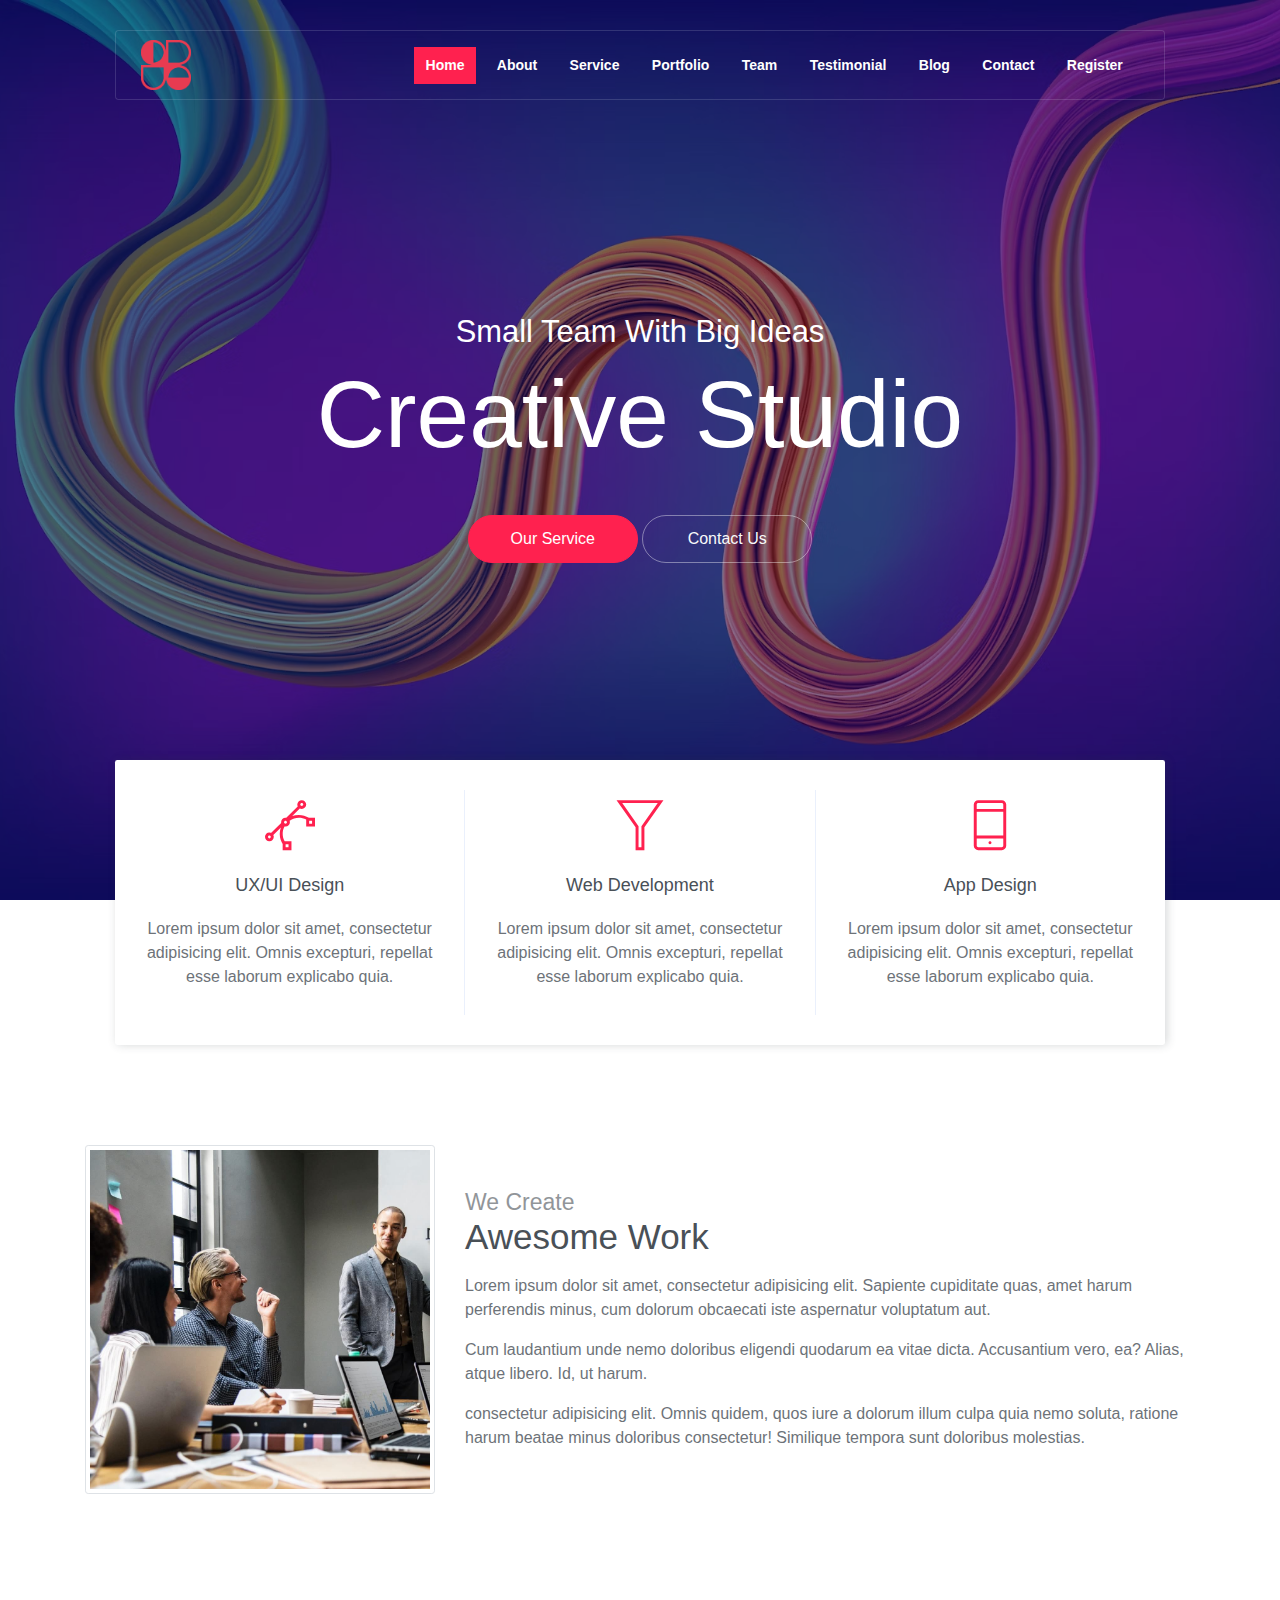
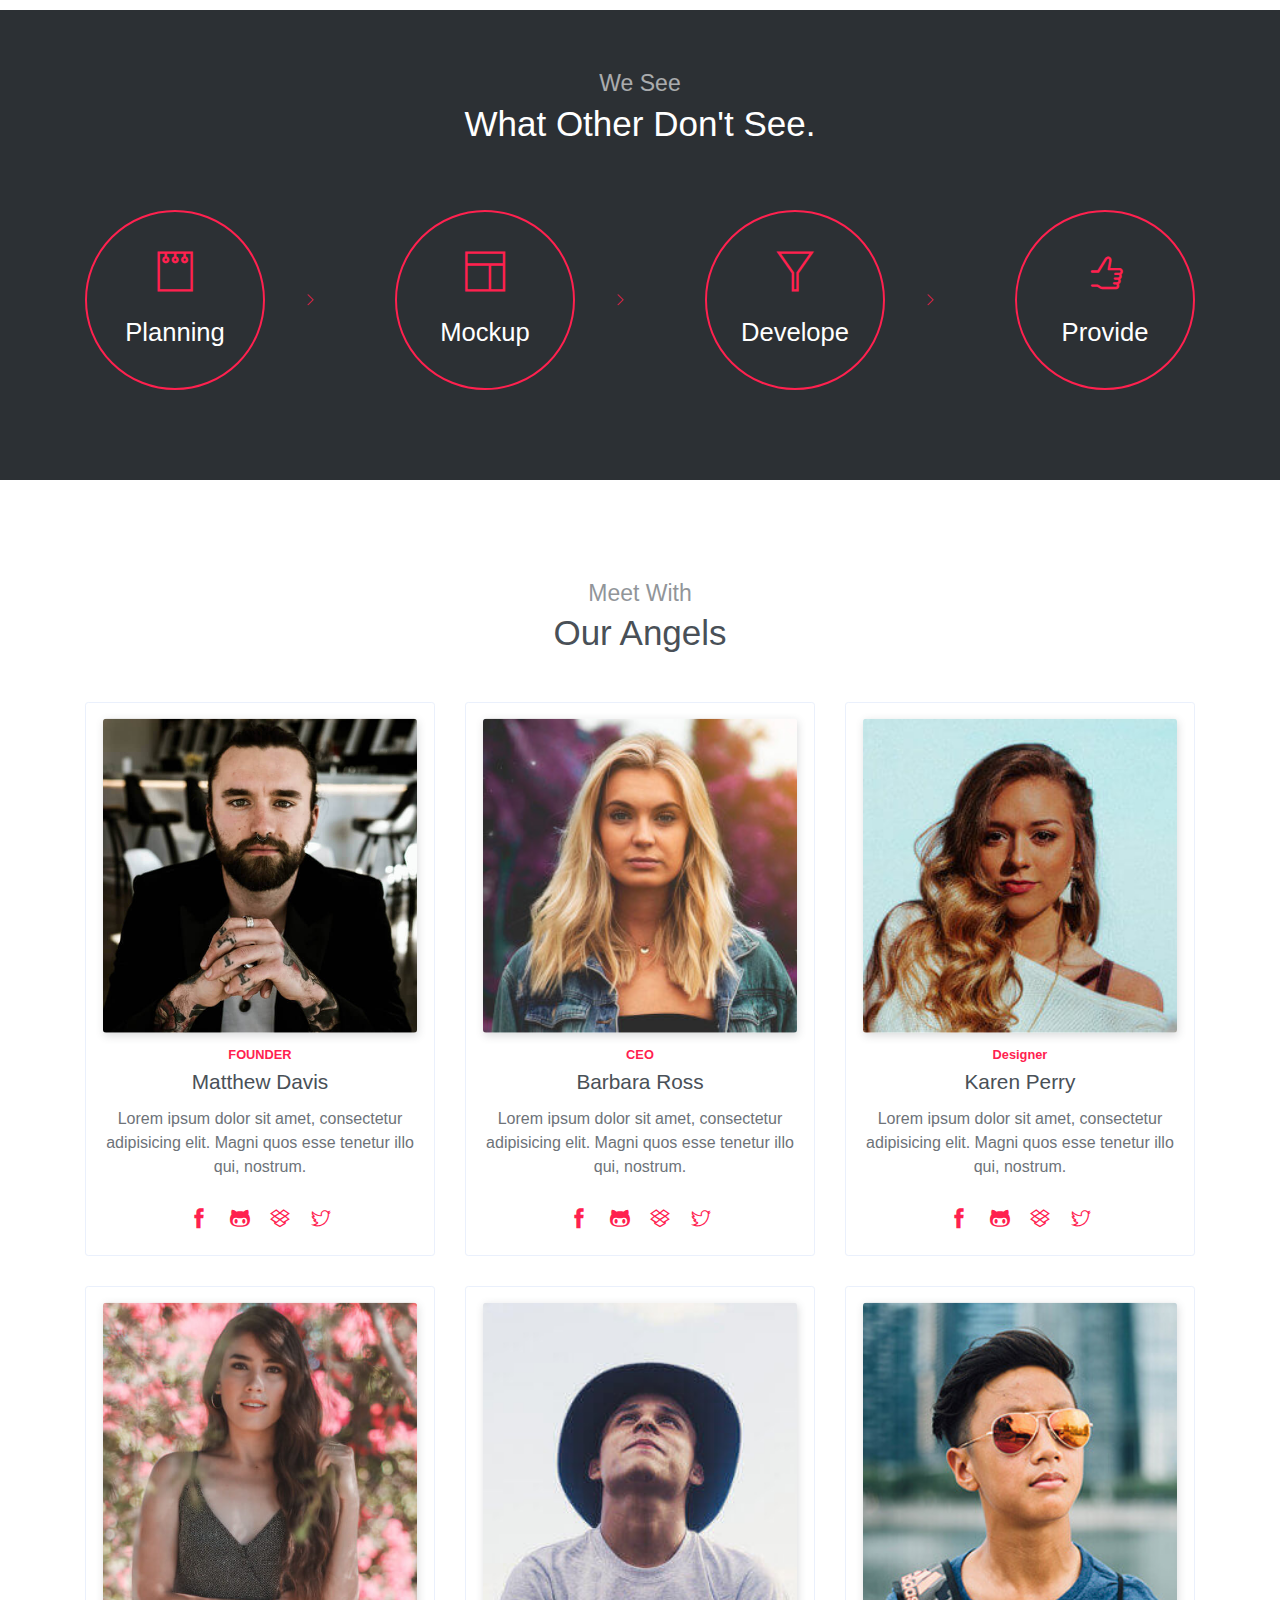
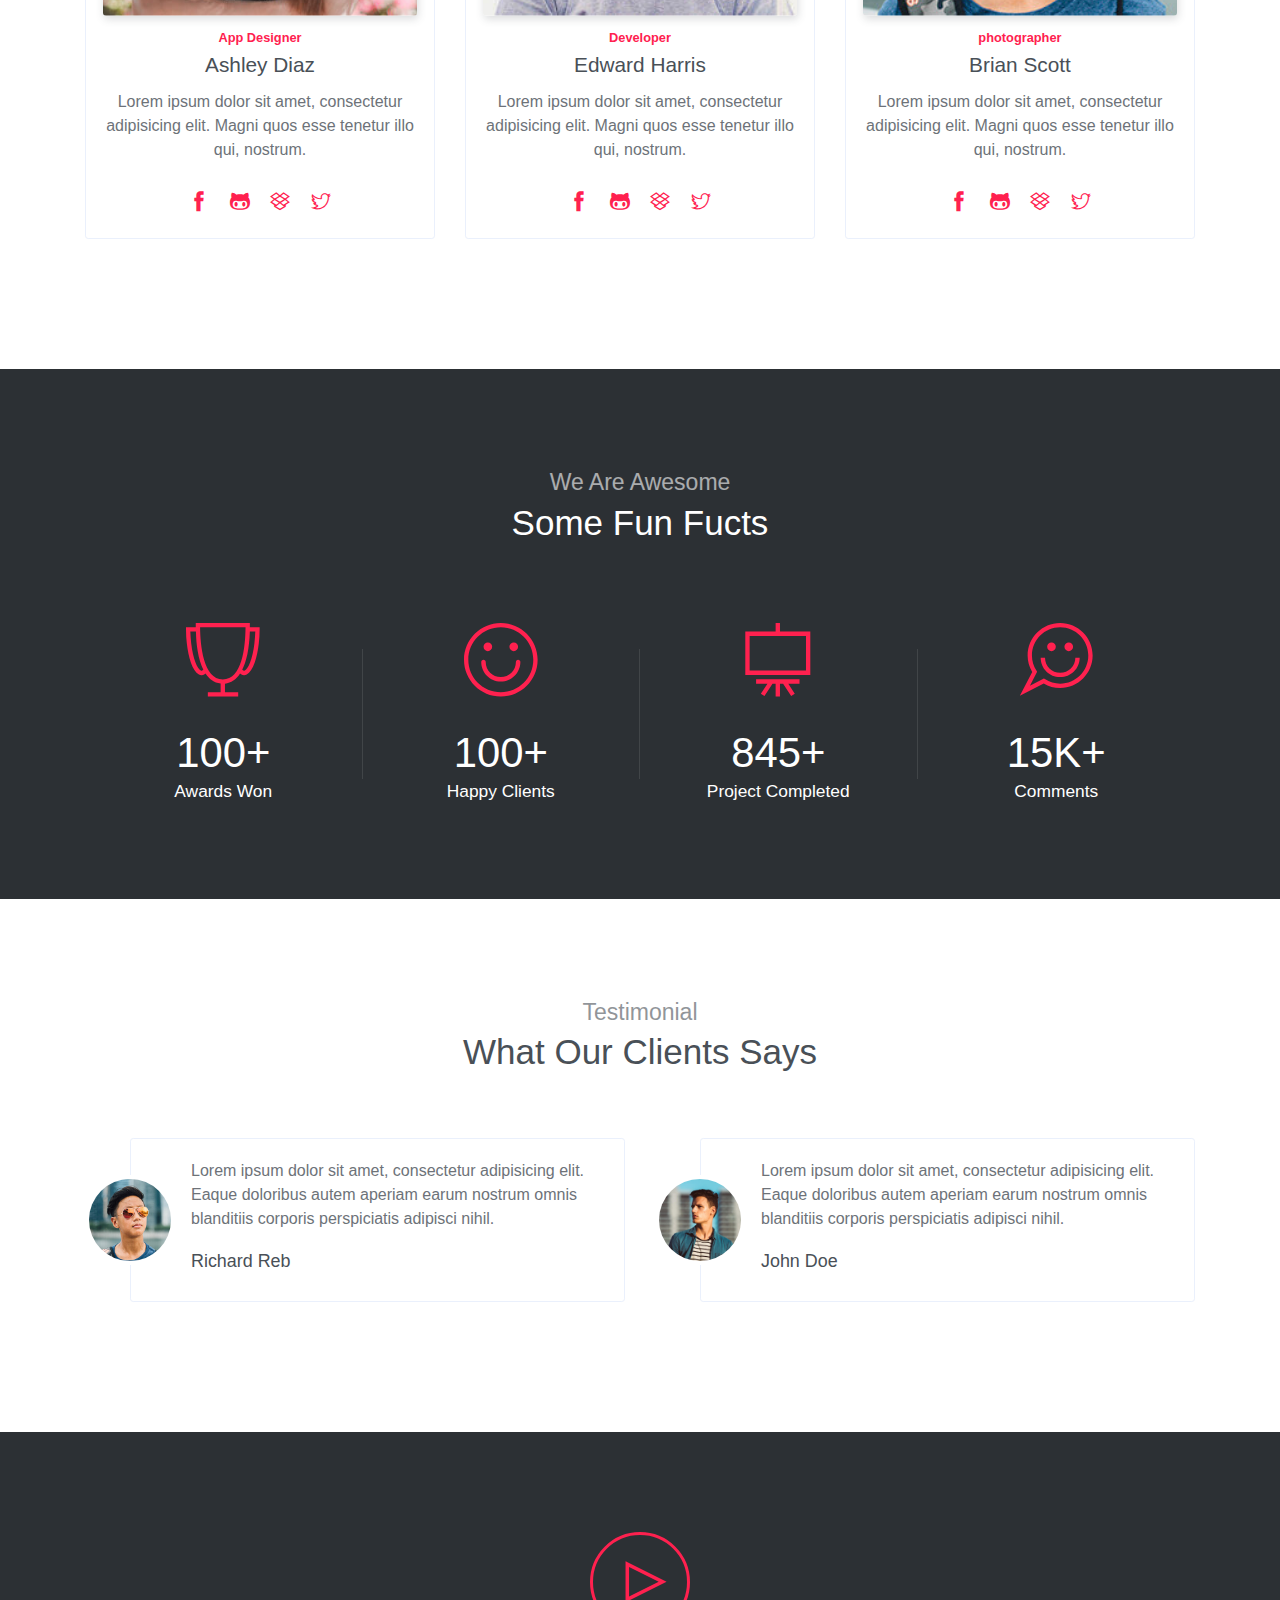
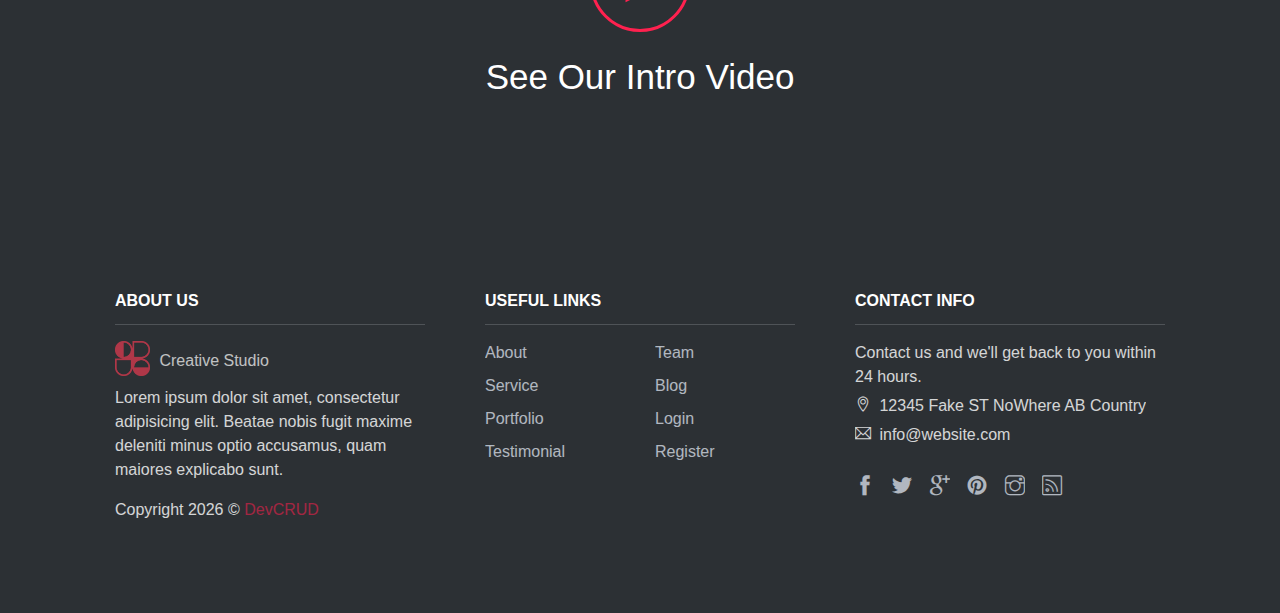
<file: views/index.html>
<!DOCTYPE html>
<html lang="en">
<head>
	<meta charset="utf-8">
    <meta name="viewport" content="width=device-width, initial-scale=1, shrink-to-fit=no">
    <meta name="description" content="Start your development with Creative Studio landing page.">
    <meta name="author" content="Devcrud">
    <title>Creative Studio | Home</title>

    <!-- font icons -->
    <link rel="stylesheet" href="./../assets/vendors/themify-icons/css/themify-icons.css">

    <!-- Bootstrap + Creative Studio main styles -->
	<link rel="stylesheet" href="./../assets/css/creative-studio.css">
	<link rel="stylesheet" href="./../assets/css/style.css">

</head>
<body data-spy="scroll" data-target=".navbar" data-offset="40">
    
    <!-- Page Navigation -->
    <nav class="navbar custom-navbar navbar-expand-lg navbar-dark" data-spy="affix" data-offset-top="20">
        <div class="container">
            <a class="navbar-brand" href="./index.html">
                <img src="./../assets/imgs/logo.png" alt="Download free bootstrap 4 landing page, free boootstrap 4 templates, Download free bootstrap 4.1 landing page, free boootstrap 4.1.1 templates, Creative studio Landing page">
            </a>
            <button class="navbar-toggler" type="button" data-toggle="collapse" data-target="#navbarSupportedContent" aria-controls="navbarSupportedContent" aria-expanded="false" aria-label="Toggle navigation">
                <span></span>
            </button>

            <div class="collapse navbar-collapse" id="navbarSupportedContent">
                <ul class="navbar-nav ml-auto">
                    <li class="nav-item">
                        <a class="nav-link active-link" href="#home">Home</a>
                    </li>
                    <li class="nav-item">
                        <a class="nav-link" href="#about">About</a>
                    </li>
                    <li class="nav-item">
                        <a class="nav-link" href="./service.html">Service</a>
                    </li>
                    <li class="nav-item">
                        <a class="nav-link" href="./portfolio.html">Portfolio</a>
                    </li>
                    <li class="nav-item">
                        <a class="nav-link" href="#team">Team</a>
                    </li>
                    <li class="nav-item">
                        <a class="nav-link" href="#testimonial">Testimonial</a>
                    </li>
                    <li class="nav-item">
                        <a class="nav-link" href="./blog.html">Blog</a>
                    </li>
                    <li class="nav-item">
                        <a class="nav-link" href="./contact.html">Contact</a>
                    </li>
                    <li id="list-item" class="nav-item">
                        <a class="nav-link" href="./register.html">Register</a>
                    </li>
                </ul>
            </div>
        </div>
    </nav>
    <!-- End Of Page Navigation -->

    <!-- Page Header -->
    <header class="header homebackground">
        <div class="overlay">
            <h6 class="subtitle">Small Team With Big Ideas</h6>
            <h1 class="title">Creative Studio</h1>
            <div class="buttons text-center">
                <a href="./service.html" class="btn btn-primary rounded w-lg btn-lg my-1">Our Service</a>
                <a href="./contact.html" class="btn btn-outline-light rounded w-lg btn-lg my-1">Contact Us</a>
            </div>              
        </div>      
    </header>
    <!-- End Of Page Header -->

    <!-- Box -->
    <div class="box text-center">
        <div class="box-item">
            <i class="ti-vector"></i>
            <h6 class="box-title">UX/UI Design</h6>
            <p>Lorem ipsum dolor sit amet, consectetur adipisicing elit. Omnis excepturi, repellat esse laborum explicabo quia.</p>
        </div>
        <div class="box-item">
            <i class="ti-filter"></i>
            <h6 class="box-title">Web Development</h6>
            <p>Lorem ipsum dolor sit amet, consectetur adipisicing elit. Omnis excepturi, repellat esse laborum explicabo quia.</p>
        </div>
        <div class="box-item">
            <i class="ti-mobile"></i>
            <h6 class="box-title">App Design</h6>
            <p>Lorem ipsum dolor sit amet, consectetur adipisicing elit. Omnis excepturi, repellat esse laborum explicabo quia.</p>
        </div>
    </div>
    <!-- End of Box -->

    <!-- About Section -->
    <section id="about">
        <div class="container">
            <div class="row align-items-center">
                <div class="col-md-5 col-lg-4">
                    <img src="./../assets/imgs/about.jpg" alt="Download free bootstrap 4 landing page, free boootstrap 4 templates, Download free bootstrap 4.1 landing page, free boootstrap 4.1.1 templates, Creative studio Landing page" class="w-100 img-thumbnail mb-3">
                </div>
                <div class="col-md-7 col-lg-8">
                    <h6 class="section-subtitle mb-0">We Create</h6>
                    <h6 class="section-title mb-3">Awesome Work</h6>
                    <p>Lorem ipsum dolor sit amet, consectetur adipisicing elit. Sapiente cupiditate quas, amet harum perferendis minus, cum dolorum obcaecati iste aspernatur voluptatum aut.</p>
                    <p>Cum laudantium unde nemo doloribus eligendi quodarum ea vitae dicta. Accusantium vero, ea? Alias, atque libero. Id, ut harum. </p>
                    <p>consectetur adipisicing elit. Omnis quidem, quos iure a dolorum illum culpa quia nemo soluta, ratione harum beatae minus doloribus consectetur! Similique tempora sunt doloribus molestias.</p>
                </div>
            </div>
        </div>
    </section>
    <!-- End of About Section -->

    <!-- About Section with bg -->
    <section class="has-bg-img py-md">
        <div class="container text-center">
            <h6 class="section-subtitle">We See</h6>
            <h6 class="section-title mb-6">What Other Don't See.</h6>
            <div class="widget mb-4">
                <div class="widget-item">
                    <i class="ti-notepad"></i>
                    <h4>Planning</h4>
                </div>
                <div class="widget-item">
                    <i class="ti-layout"></i>
                    <h4>Mockup</h4>
                </div>
                <div class="widget-item">
                    <i class="ti-filter"></i>
                    <h4>Develope</h4>
                </div>
                <div class="widget-item">
                    <i class="ti-thumb-up"></i>
                    <h4>Provide</h4>
                </div>
            </div>
        </div>
    </section>
    <!-- End Of About Sectoin -->

    <!-- Team Section -->
    <section id="team">
        <div class="container">
            <h6 class="section-subtitle text-center">Meet With</h6>
            <h6 class="section-title mb-5 text-center">Our Angels</h6>
            <div class="row">
                <div class="col-sm-6 col-md-4">
                    <div class="card text-center mb-4">
                        <img class="card-img-top inset" src="./../assets/imgs/avatar.jpg">
                        <div class="card-body">
                            <h6 class="small text-primary font-weight-bold">FOUNDER</h6>
                            <h5 class="card-title">Matthew Davis</h5>
                            <p>Lorem ipsum dolor sit amet, consectetur adipisicing elit. Magni quos esse tenetur illo qui, nostrum.</p>
                            <div class="socials">
                                <a href="javascript:void(0)"><i class="ti-facebook"></i> </a>
                                <a href="javascript:void(0)"><i class="ti-github"></i></a>
                                <a href="javascript:void(0)"><i class="ti-dropbox"></i></a>
                                <a href="javascript:void(0)"><i class="ti-twitter"></i></a>
                            </div>
                        </div>
                    </div>
                </div>
                <div class="col-sm-6 col-md-4">
                    <div class="card text-center mb-4">
                        <img class="card-img-top inset" src="./../assets/imgs/avatar-1.jpg">
                        <div class="card-body">
                            <h6 class="small text-primary font-weight-bold">CEO</h6>
                            <h5 class="card-title">Barbara Ross</h5>
                            <p>Lorem ipsum dolor sit amet, consectetur adipisicing elit. Magni quos esse tenetur illo qui, nostrum.</p>
                            <div class="socials">
                                <a href="javascript:void(0)"><i class="ti-facebook"></i> </a>
                                <a href="javascript:void(0)"><i class="ti-github"></i></a>
                                <a href="javascript:void(0)"><i class="ti-dropbox"></i></a>
                                <a href="javascript:void(0)"><i class="ti-twitter"></i></a>
                            </div>
                        </div>
                    </div>
                </div>
                <div class="col-sm-6 col-md-4">
                    <div class="card text-center mb-4">
                        <img class="card-img-top inset" src="./../assets/imgs/avatar-2.jpg">
                        <div class="card-body">
                            <h6 class="small text-primary font-weight-bold">Designer</h6>
                            <h5 class="card-title">Karen Perry</h5>
                            <p>Lorem ipsum dolor sit amet, consectetur adipisicing elit. Magni quos esse tenetur illo qui, nostrum.</p>
                            <div class="socials">
                                <a href="javascript:void(0)"><i class="ti-facebook"></i> </a>
                                <a href="javascript:void(0)"><i class="ti-github"></i></a>
                                <a href="javascript:void(0)"><i class="ti-dropbox"></i></a>
                                <a href="javascript:void(0)"><i class="ti-twitter"></i></a>
                            </div>
                        </div>
                    </div>
                </div>
                <div class="col-sm-6 col-md-4">
                    <div class="card text-center mb-4">
                        <img class="card-img-top inset" src="./../assets/imgs/avatar-3.jpg">
                        <div class="card-body">
                            <h6 class="small text-primary font-weight-bold">App Designer</h6>
                            <h5 class="card-title">Ashley Diaz</h5>
                            <p>Lorem ipsum dolor sit amet, consectetur adipisicing elit. Magni quos esse tenetur illo qui, nostrum.</p>
                            <div class="socials">
                                <a href="javascript:void(0)"><i class="ti-facebook"></i> </a>
                                <a href="javascript:void(0)"><i class="ti-github"></i></a>
                                <a href="javascript:void(0)"><i class="ti-dropbox"></i></a>
                                <a href="javascript:void(0)"><i class="ti-twitter"></i></a>
                            </div>
                        </div>
                    </div>
                </div>
                <div class="col-sm-6 col-md-4">
                    <div class="card text-center mb-4">
                        <img class="card-img-top inset" src="./../assets/imgs/avatar-4.jpg">
                        <div class="card-body">
                            <h6 class="small text-primary font-weight-bold">Developer</h6>
                            <h5 class="card-title">Edward Harris</h5>
                            <p>Lorem ipsum dolor sit amet, consectetur adipisicing elit. Magni quos esse tenetur illo qui, nostrum.</p>
                            <div class="socials">
                                <a href="javascript:void(0)"><i class="ti-facebook"></i> </a>
                                <a href="javascript:void(0)"><i class="ti-github"></i></a>
                                <a href="javascript:void(0)"><i class="ti-dropbox"></i></a>
                                <a href="javascript:void(0)"><i class="ti-twitter"></i></a>
                            </div>
                        </div>
                    </div>
                </div>
                <div class="col-sm-6 col-md-4">
                    <div class="card text-center mb-4">
                        <img class="card-img-top inset" src="./../assets/imgs/avatar-5.jpg">
                        <div class="card-body">
                            <h6 class="small text-primary font-weight-bold">photographer</h6>
                            <h5 class="card-title">Brian Scott</h5>
                            <p>Lorem ipsum dolor sit amet, consectetur adipisicing elit. Magni quos esse tenetur illo qui, nostrum.</p>
                            <div class="socials">
                                <a href="javascript:void(0)"><i class="ti-facebook"></i> </a>
                                <a href="javascript:void(0)"><i class="ti-github"></i></a>
                                <a href="javascript:void(0)"><i class="ti-dropbox"></i></a>
                                <a href="javascript:void(0)"><i class="ti-twitter"></i></a>
                            </div>
                        </div>
                    </div>
                </div>

            </div>
        </div>
    </section>
    <!-- End of Team Sectoin -->

    <!-- Fatcs Section -->
    <section class="has-bg-img bg-img-2">
        <div class="container text-center">
            <h6 class="section-subtitle">We Are Awesome</h6>
            <h6 class="section-title mb-6">Some Fun Fucts</h6>
                <div class="widget-2">
                    <div class="widget-item">
                        <i class="ti-cup"></i>
                        <h6 class="title">100+</h6>
                        <div class="subtitle">Awards Won</div>
                    </div>
                    <div class="widget-item">
                        <i class="ti-face-smile"></i>
                        <h6 class="title">100+</h6>
                        <div class="subtitle">Happy Clients</div>
                    </div>
                    <div class="widget-item">
                        <i class="ti-blackboard"></i>
                        <h6 class="title">845+</h6>
                        <div class="subtitle">Project Completed</div>
                    </div>
                    <div class="widget-item">
                        <i class="ti-comments-smiley"></i>
                        <h6 class="title">15K+</h6>
                        <div class="subtitle">Comments</div>
                    </div>
                </div>
        </div>
    </section>

    <!-- Testimonial Section -->
    <section id="testimonial">
        <div class="container">
            <h6 class="section-subtitle text-center">Testimonial</h6>
            <h6 class="section-title text-center mb-6">What Our Clients Says</h6>
            <div class="row">
                <div class="col-md-6">
                    <div class="testimonial-wrapper">
                        <div class="img-holder">
                            <img src="./../assets/imgs/avatar-5.jpg" alt="Download free bootstrap 4 landing page, free boootstrap 4 templates, Download free bootstrap 4.1 landing page, free boootstrap 4.1.1 templates, Creative studio Landing page">                     
                        </div>
                        <div class="body">
                            <p class="subtitle">Lorem ipsum dolor sit amet, consectetur adipisicing elit. Eaque doloribus autem aperiam earum nostrum omnis blanditiis corporis perspiciatis adipisci nihil.</p>
                            <h6 class="title">Richard Reb</h6>
                        </div>
                    </div>
                </div>
                <div class="col-md-6">
                    <div class="testimonial-wrapper">
                        <div class="img-holder">
                            <img src="./../assets/imgs/avatar-6.jpg" alt="Download free bootstrap 4 landing page, free boootstrap 4 templates, Download free bootstrap 4.1 landing page, free boootstrap 4.1.1 templates, Creative studio Landing page">                     
                        </div>
                        <div class="body">
                            <p class="subtitle">Lorem ipsum dolor sit amet, consectetur adipisicing elit. Eaque doloribus autem aperiam earum nostrum omnis blanditiis corporis perspiciatis adipisci nihil.</p>
                            <h6 class="title">John Doe</h6>
                        </div>
                    </div>
                </div>
            </div>
        </div>
    </section>
    <!-- End of Testimonial Section -->

    <!-- Video Section -->
    <section class="has-bg-img py-lg">
        <div class="container text-center">

            <!-- Button trigger modal -->
            <button type="button" class="btn btn-outline-primary play-control" data-toggle="modal" data-target="#exampleModalCenter">
              <i class="ti-control-play" ></i>
            </button>
            <h6 class="section-title mt-4">See Our Intro Video</h6>

        </div>
    </section>
    <!-- End of Video Section -->

    <!-- Modal -->
    <div class="modal fade" id="exampleModalCenter" tabindex="-1" role="dialog" aria-labelledby="exampleModalCenterTitle" aria-hidden="true">
        <div class="modal-dialog modal-lg modal-dialog-centered" role="document">
            <div class="modal-content">
                <iframe width="100%" height="475" src="https://www.youtube.com/embed/TP4THzsAa3M" frameborder="0" allowfullscreen></iframe>
            </div>
        </div>
    </div>
    <!-- end of modal -->
    <section class="has-bg-img py-0">
        <div class="container">
            <div class="footer">
                <div class="footer-lists">
                    <ul class="list">
                        <li class="list-head">
                            <h6 class="font-weight-bold">ABOUT US</h6>
                        </li>
                        <li class="list-body">
                            <a href="#" class="logo">
                                <img src="./../assets/imgs/logo.png" alt="Download free bootstrap 4 landing page, free boootstrap 4 templates, Download free bootstrap 4.1 landing page, free boootstrap 4.1.1 templates, Creative studio Landing page">
                                <h6>Creative Studio</h6>
                            </a>
                            <p>Lorem ipsum dolor sit amet, consectetur adipisicing elit. Beatae nobis fugit maxime deleniti minus optio accusamus, quam maiores explicabo sunt.</p> 
                            <p class="mt-3">
                                Copyright <script>document.write(new Date().getFullYear())</script> &copy; <a class="d-inline text-primary" href="http://www.devcrud.com">DevCRUD</a>
                            </p>                   
                        </li>
                    </ul>
                    <ul class="list">
                        <li class="list-head">
                            <h6 class="font-weight-bold">USEFUL LINKS</h6>
                        </li>
                        <li class="list-body">
                            <div class="row">
                                <div class="col">
                                    <a href="./index.html#about">About</a>
                                    <a href="./service.html">Service</a>
                                    <a href="./portfolio.html">Portfolio</a>
                                    <a href="./index.html#testmonail">Testimonial</a>
                                </div>
                                <div class="col">
                                    <a href="./index.html#team">Team</a>
                                    <a href="./blog.html">Blog</a>
                                    <a href="./login.html">Login</a>
                                    <a href="./register.html">Register</a>                  
                                </div>
                            </div>
                        </li>
                    </ul>
                    <ul class="list">
                        <li class="list-head">
                            <h6 class="font-weight-bold">CONTACT INFO</h6>
                        </li>
                        <li class="list-body">
                            <p>Contact us and we'll get back to you within 24 hours.</p>
                            <p><i class="ti-location-pin"></i> 12345 Fake ST NoWhere AB Country</p>
                            <p><i class="ti-email"></i>  info@website.com</p>
                            <div class="social-links">
                                <a href="javascript:void(0)" class="link"><i class="ti-facebook"></i></a>
                                <a href="javascript:void(0)" class="link"><i class="ti-twitter-alt"></i></a>
                                <a href="javascript:void(0)" class="link"><i class="ti-google"></i></a>
                                <a href="javascript:void(0)" class="link"><i class="ti-pinterest-alt"></i></a>
                                <a href="javascript:void(0)" class="link"><i class="ti-instagram"></i></a>
                                <a href="javascript:void(0)" class="link"><i class="ti-rss"></i></a>
                            </div>
                        </li>
                    </ul>
                </div>
            </div>    
        </div>
    </section>

    <!-- core  -->
    <script src="./../assets/vendors/jquery/jquery-3.4.1.js"></script>
    <script src="./../assets/vendors/bootstrap/bootstrap.bundle.js"></script>

    <!-- bootstrap affix -->
    <script src="./../assets/vendors/bootstrap/bootstrap.affix.js"></script>

    <!-- Creative Studio js -->
    <script src="./../assets/js/creative-studio.js"></script>

</body>
</html>
</file>
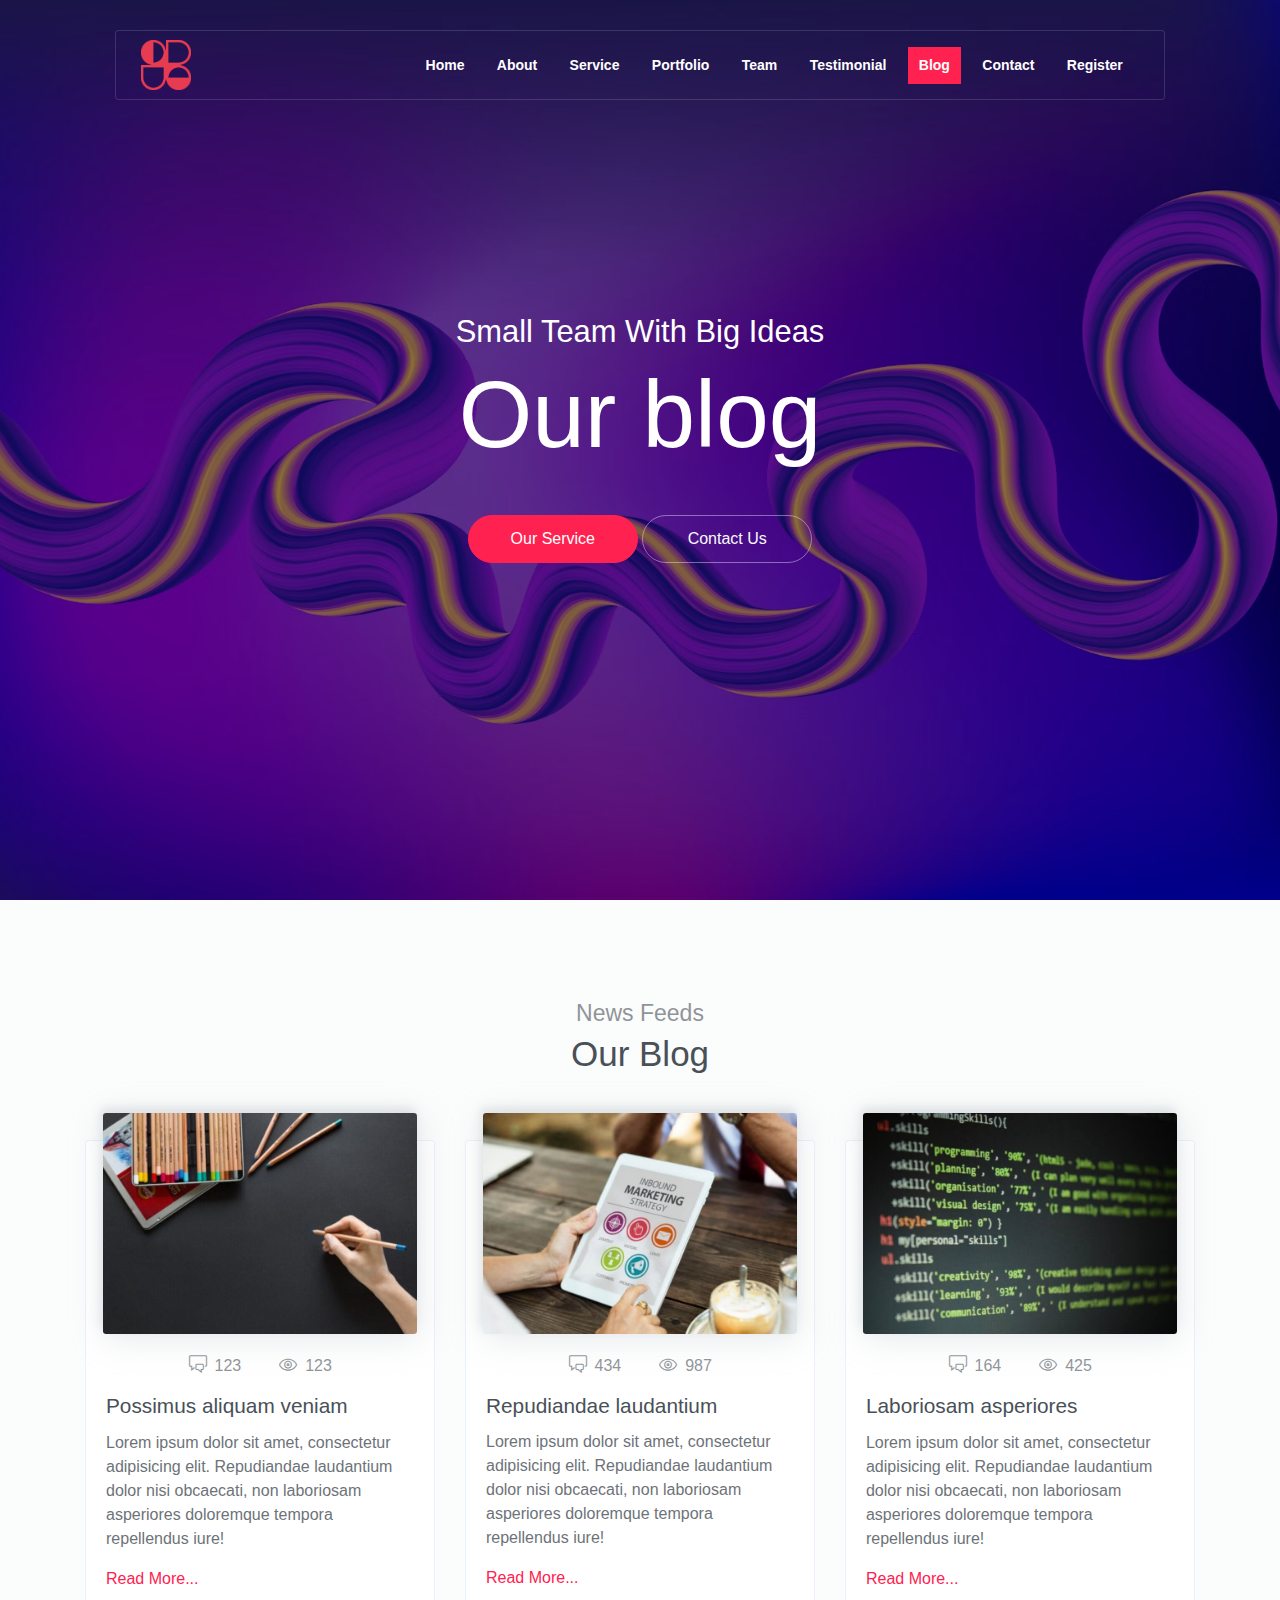
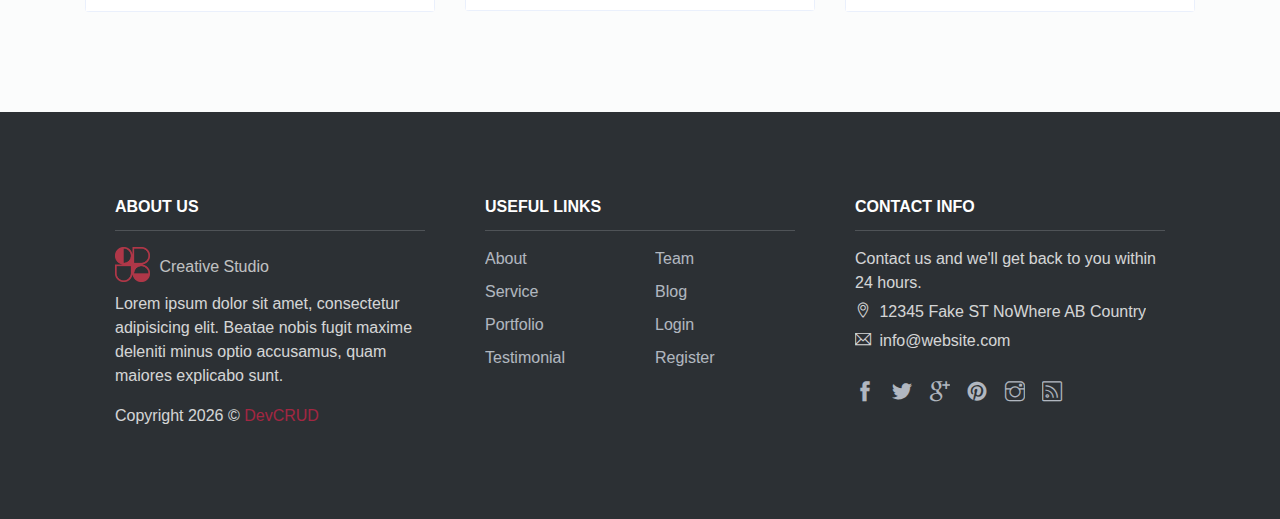
<file: views/blog.html>
<!DOCTYPE html>
<html lang="en">
<head>
	<meta charset="utf-8">
    <meta name="viewport" content="width=device-width, initial-scale=1, shrink-to-fit=no">
    <meta name="description" content="Start your development with Creative Studio landing page.">
    <meta name="author" content="Devcrud">
    <title>Creative Studio | Blog</title>

    <!-- font icons -->
    <link rel="stylesheet" href="./../assets/vendors/themify-icons/css/themify-icons.css">

    <!-- Bootstrap + Creative Studio main styles -->
	<link rel="stylesheet" href="./../assets/css/creative-studio.css">
	<link rel="stylesheet" href="./../assets/css/style.css">

</head>
<body data-spy="scroll" data-target=".navbar" data-offset="40" id="home">
    
    <!-- Page Navigation -->
    <nav class="navbar custom-navbar navbar-expand-lg navbar-dark" data-spy="affix" data-offset-top="20">
        <div class="container">
            <a class="navbar-brand" href="./index.html">
                <img src="./../assets/imgs/logo.png" alt="Download free bootstrap 4 landing page, free boootstrap 4 templates, Download free bootstrap 4.1 landing page, free boootstrap 4.1.1 templates, Creative studio Landing page">
            </a>
            <button class="navbar-toggler" type="button" data-toggle="collapse" data-target="#navbarSupportedContent" aria-controls="navbarSupportedContent" aria-expanded="false" aria-label="Toggle navigation">
                <span></span>
            </button>

            <div class="collapse navbar-collapse" id="navbarSupportedContent">
                <ul class="navbar-nav ml-auto">
                    <li class="nav-item">
                        <a class="nav-link" href="./index.html">Home</a>
                    </li>
                    <li class="nav-item">
                        <a class="nav-link" href="./index.html#about">About</a>
                    </li>
                    <li class="nav-item">
                        <a class="nav-link" href="./service.html">Service</a>
                    </li>
                    <li class="nav-item">
                        <a class="nav-link" href="./portfolio.html">Portfolio</a>
                    </li>
                    <li class="nav-item">
                        <a class="nav-link" href="./index.html#team">Team</a>
                    </li>
                    <li class="nav-item">
                        <a class="nav-link" href="./index.html#testimonial">Testimonial</a>
                    </li>
                    <li class="nav-item">
                        <a class="nav-link active-link" href="./blog.html">Blog</a>
                    </li>
                    <li class="nav-item">
                        <a class="nav-link" href="./contact.html">Contact</a>
                    </li>
                    <li id="list-item" class="nav-item">
                        <a class="nav-link" href="./register.html">Register</a>
                    </li>
                </ul>
            </div>
        </div>
    </nav>
    <!-- End Of Page Navigation -->

    <!-- Page Header -->
    <header class="header blogbackground">
        <div class="overlay">
            <h6 class="subtitle">Small Team With Big Ideas</h6>
            <h1 class="title">Our blog</h1>
            <div class="buttons text-center">
                <a href="./service.html" class="btn btn-primary rounded w-lg btn-lg my-1">Our Service</a>
                <a href="./contact.html" class="btn btn-outline-light rounded w-lg btn-lg my-1">Contact Us</a>
            </div>              
        </div>      
    </header>
    <!-- End Of Page Header -->

    <!-- Blog Section -->
    <section id="blog">
        <div class="container">
            <h6 class="section-subtitle text-center">News Feeds</h6>
            <h6 class="section-title mb-6 text-center">Our Blog</h6>

            <div class="row">
                <div class="col-md-4">
                    <div class="card blog-post my-4 my-sm-5 my-md-0">
                        <img src="./../assets/imgs/blog-1.jpg" alt="Download free bootstrap 4 landing page, free boootstrap 4 templates, Download free bootstrap 4.1 landing page, free boootstrap 4.1.1 templates, Creative studio Landing page">
                        <div class="card-body">
                            <div class="details mb-3">
                                <a href="javascript:void(0)"><i class="ti-comments"></i> 123</a>
                                <a href="javascript:void(0)"><i class="ti-eye"></i> 123</a>
                            </div>
                            <h5 class="card-title">Possimus aliquam veniam</h5>
                            <p>Lorem ipsum dolor sit amet, consectetur adipisicing elit. Repudiandae laudantium dolor nisi obcaecati, non laboriosam asperiores doloremque tempora repellendus iure!</p>
                            <a href="javascript:void(0)" class="d-block mt-3">Read More...</a>
                        </div>
                    </div>
                </div>
                <div class="col-md-4">
                    <div class="card blog-post my-4 my-sm-5 my-md-0">
                        <img src="./../assets/imgs/blog-2.jpg" alt="Download free bootstrap 4 landing page, free boootstrap 4 templates, Download free bootstrap 4.1 landing page, free boootstrap 4.1.1 templates, Creative studio Landing page">
                        <div class="card-body">
                            <div class="details mb-3">
                                <a href="javascript:void(0)"><i class="ti-comments"></i> 434</a>
                                <a href="javascript:void(0)"><i class="ti-eye"></i> 987</a>
                            </div>
                            <h5 class="card-title">Repudiandae laudantium</h5>
                            <p>Lorem ipsum dolor sit amet, consectetur adipisicing elit. Repudiandae laudantium dolor nisi obcaecati, non laboriosam asperiores doloremque tempora repellendus iure!</p>
                            <a href="javascript:void(0)" class="d-block mt-3">Read More...</a>
                        </div>
                    </div>
                </div>
                <div class="col-md-4">
                    <div class="card blog-post my-4 my-sm-5 my-md-0">
                        <img src="./../assets/imgs/blog-3.jpg" alt="Download free bootstrap 4 landing page, free boootstrap 4 templates, Download free bootstrap 4.1 landing page, free boootstrap 4.1.1 templates, Creative studio Landing page">
                        <div class="card-body">
                            <div class="details mb-3">
                                <a href="javascript:void(0)"><i class="ti-comments"></i> 164</a>
                                <a href="javascript:void(0)"><i class="ti-eye"></i> 425</a>
                            </div>
                            <h5 class="card-title">Laboriosam asperiores</h5>
                            <p>Lorem ipsum dolor sit amet, consectetur adipisicing elit. Repudiandae laudantium dolor nisi obcaecati, non laboriosam asperiores doloremque tempora repellendus iure!</p>
                            <a href="javascript:void(0)" class="d-block mt-3">Read More...</a>
                        </div>
                    </div>
                </div>
            </div>
        </div>
    </section>
    <!-- End of Blog Section -->

    <section class="has-bg-img py-0">
        <div class="container">
            <div class="footer">
                <div class="footer-lists">
                    <ul class="list">
                        <li class="list-head">
                            <h6 class="font-weight-bold">ABOUT US</h6>
                        </li>
                        <li class="list-body">
                            <a href="#" class="logo">
                                <img src="./../assets/imgs/logo.png" alt="Download free bootstrap 4 landing page, free boootstrap 4 templates, Download free bootstrap 4.1 landing page, free boootstrap 4.1.1 templates, Creative studio Landing page">
                                <h6>Creative Studio</h6>
                            </a>
                            <p>Lorem ipsum dolor sit amet, consectetur adipisicing elit. Beatae nobis fugit maxime deleniti minus optio accusamus, quam maiores explicabo sunt.</p> 
                            <p class="mt-3">
                                Copyright <script>document.write(new Date().getFullYear())</script> &copy; <a class="d-inline text-primary" href="http://www.devcrud.com">DevCRUD</a>
                            </p>                   
                        </li>
                    </ul>
                    <ul class="list">
                        <li class="list-head">
                            <h6 class="font-weight-bold">USEFUL LINKS</h6>
                        </li>
                        <li class="list-body">
                            <div class="row">
                                <div class="col">
                                    <a href="./index.html#about">About</a>
                                    <a href="./service.html">Service</a>
                                    <a href="./portfolio.html">Portfolio</a>
                                    <a href="./index.html#testmonail">Testimonial</a>
                                </div>
                                <div class="col">
                                    <a href="./index.html#team">Team</a>
                                    <a href="./blog.html">Blog</a>
                                    <a href="./login.html">Login</a>
                                    <a href="./register.html">Register</a>                  
                                </div>
                            </div>
                        </li>
                    </ul>
                    <ul class="list">
                        <li class="list-head">
                            <h6 class="font-weight-bold">CONTACT INFO</h6>
                        </li>
                        <li class="list-body">
                            <p>Contact us and we'll get back to you within 24 hours.</p>
                            <p><i class="ti-location-pin"></i> 12345 Fake ST NoWhere AB Country</p>
                            <p><i class="ti-email"></i>  info@website.com</p>
                            <div class="social-links">
                                <a href="javascript:void(0)" class="link"><i class="ti-facebook"></i></a>
                                <a href="javascript:void(0)" class="link"><i class="ti-twitter-alt"></i></a>
                                <a href="javascript:void(0)" class="link"><i class="ti-google"></i></a>
                                <a href="javascript:void(0)" class="link"><i class="ti-pinterest-alt"></i></a>
                                <a href="javascript:void(0)" class="link"><i class="ti-instagram"></i></a>
                                <a href="javascript:void(0)" class="link"><i class="ti-rss"></i></a>
                            </div>
                        </li>
                    </ul>
                </div>
            </div>    
        </div>
    </section>

    <!-- core  -->
    <script src="./../assets/vendors/jquery/jquery-3.4.1.js"></script>
    <script src="./../assets/vendors/bootstrap/bootstrap.bundle.js"></script>

    <!-- bootstrap affix -->
    <script src="./../assets/vendors/bootstrap/bootstrap.affix.js"></script>

    <!-- Creative Studio js -->
    <script src="./../assets/js/creative-studio.js"></script>

</body>
</html>
</file>
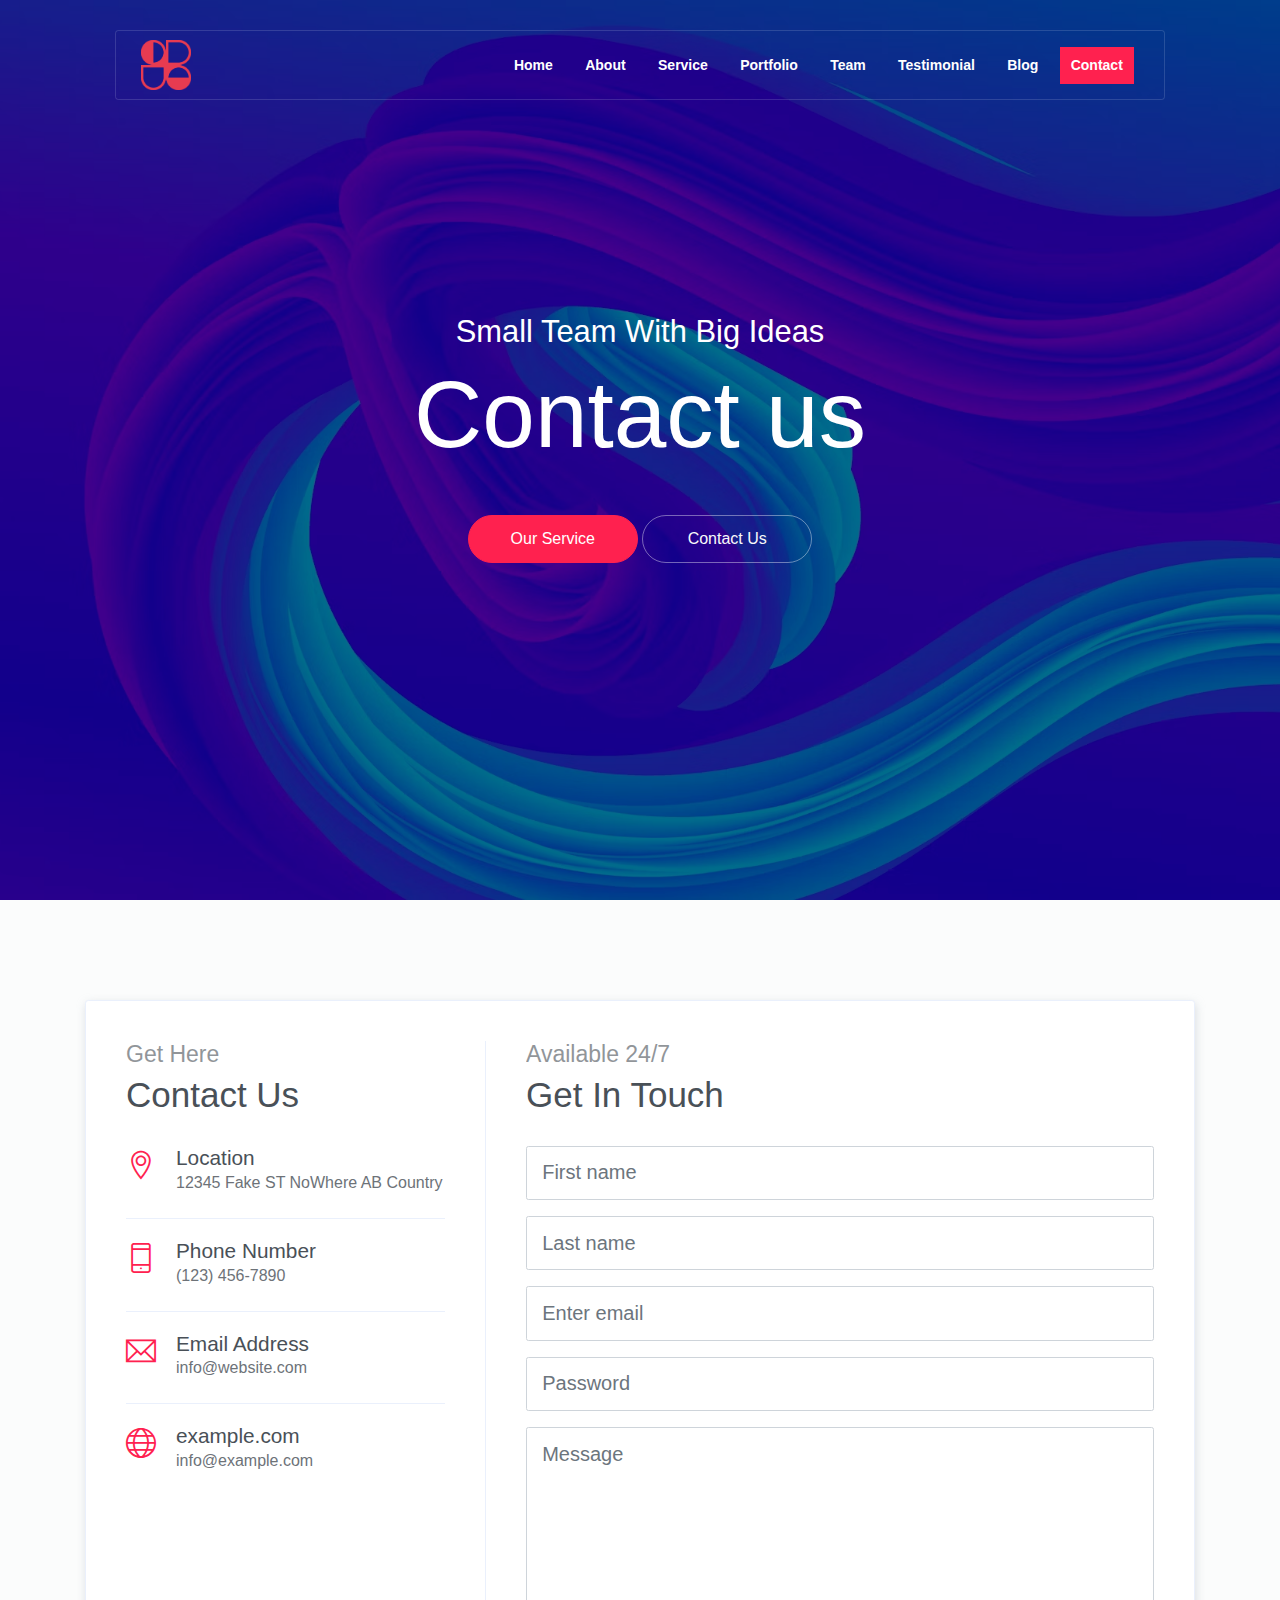
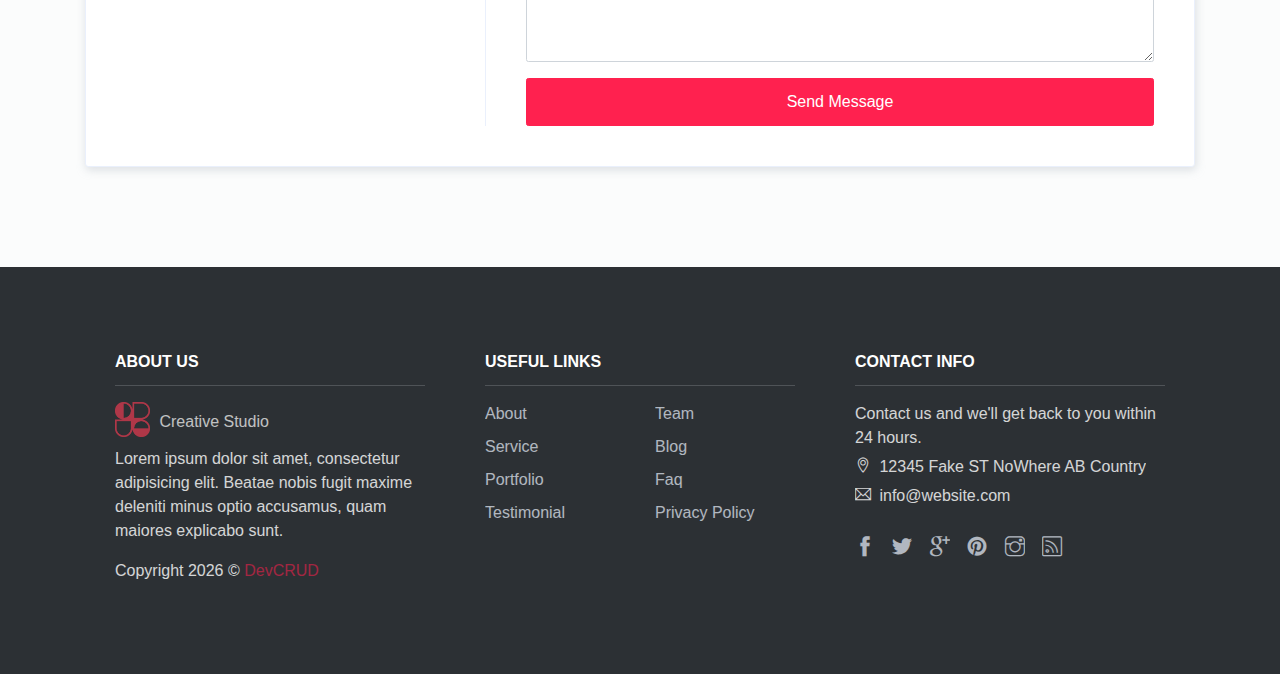
<file: views/contact.html>
<!DOCTYPE html>
<html lang="en">
<head>
	<meta charset="utf-8">
    <meta name="viewport" content="width=device-width, initial-scale=1, shrink-to-fit=no">
    <meta name="description" content="Start your development with Creative Studio landing page.">
    <meta name="author" content="Devcrud">
    <title>Creative Studio | Contact</title>

    <!-- font icons -->
    <link rel="stylesheet" href="./../assets/vendors/themify-icons/css/themify-icons.css">

    <!-- Bootstrap + Creative Studio main styles -->
	<link rel="stylesheet" href="./../assets/css/creative-studio.css">
	<link rel="stylesheet" href="./../assets/css/style.css">

</head>
<body data-spy="scroll" data-target=".navbar" data-offset="40" id="home">
    
    <!-- Page Navigation -->
    <nav class="navbar custom-navbar navbar-expand-lg navbar-dark" data-spy="affix" data-offset-top="20">
        <div class="container">
            <a class="navbar-brand" href="#">
                <img src="./../assets/imgs/logo.png" alt="Download free bootstrap 4 landing page, free boootstrap 4 templates, Download free bootstrap 4.1 landing page, free boootstrap 4.1.1 templates, Creative studio Landing page">
            </a>
            <button class="navbar-toggler" type="button" data-toggle="collapse" data-target="#navbarSupportedContent" aria-controls="navbarSupportedContent" aria-expanded="false" aria-label="Toggle navigation">
                <span></span>
            </button>

            <div class="collapse navbar-collapse" id="navbarSupportedContent">
                <ul class="navbar-nav ml-auto">
                    <li class="nav-item">
                        <a class="nav-link" href="./index.html">Home</a>
                    </li>
                    <li class="nav-item">
                        <a class="nav-link" href="./index.html#about">About</a>
                    </li>
                    <li class="nav-item">
                        <a class="nav-link" href="./service.html">Service</a>
                    </li>
                    <li class="nav-item">
                        <a class="nav-link" href="./portfolio.html">Portfolio</a>
                    </li>
                    <li class="nav-item">
                        <a class="nav-link" href="./index.html#team">Team</a>
                    </li>
                    <li class="nav-item">
                        <a class="nav-link" href="./index.html#testimonial">Testimonial</a>
                    </li>
                    <li class="nav-item">
                        <a class="nav-link" href="./blog.html">Blog</a>
                    </li>
                    <li class="nav-item">
                        <a class="nav-link active-link" href="./contact.html">Contact</a>
                    </li>
                </ul>
            </div>
        </div>
    </nav>
    <!-- End Of Page Navigation -->

    <!-- Page Header -->
    <header class="header contactbackground">
        <div class="overlay">
            <h6 class="subtitle">Small Team With Big Ideas</h6>
            <h1 class="title">Contact us</h1>
            <div class="buttons text-center">
                <a href="./service.html" class="btn btn-primary rounded w-lg btn-lg my-1">Our Service</a>
                <a href="./contact.html" class="btn btn-outline-light rounded w-lg btn-lg my-1">Contact Us</a>
            </div>              
        </div>      
    </header>
    <!-- End Of Page Header -->

    <!-- Contact Section -->
    <section id="contact">
        <div class="container">
            <div class="contact-card">
                <div class="infos">
                    <h6 class="section-subtitle">Get Here</h6>
                    <h6 class="section-title mb-4">Contact Us</h6>

                    <div class="item">
                        <i class="ti-location-pin"></i>
                        <div class="">
                            <h5>Location</h5>
                            <p> 12345 Fake ST NoWhere AB Country</p>
                        </div>                          
                    </div>
                    <div class="item">
                        <i class="ti-mobile"></i>
                        <div>
                            <h5>Phone Number</h5>
                            <p>(123) 456-7890</p>
                        </div>                          
                    </div>
                    <div class="item">
                        <i class="ti-email"></i>
                        <div class="mb-0">
                            <h5>Email Address</h5>
                            <p>info@website.com</p>
                        </div>
                    </div>
                    <div class="item">
                        <i class="ti-world"></i>
                        <div class="mb-0">
                            <h5>example.com</h5>
                            <p>info@example.com</p>
                        </div>
                    </div>
                </div>
                <div class="form">
                    <h6 class="section-subtitle">Available 24/7</h6>
                    <h6 class="section-title mb-4">Get In Touch</h6>
                    <form>
                        <div class="form-group">
                            <input type="text" class="form-control form-control-lg" id="exampleInputfname1" placeholder="First name" required>
                        </div>
                        <div class="form-group">
                            <input type="text" class="form-control form-control-lg" id="exampleInputlname1" placeholder="Last name" required>
                        </div>
                        <div class="form-group">
                            <input type="email" class="form-control form-control-lg" id="exampleInputEmail1" aria-describedby="emailHelp" placeholder="Enter email" required>
                        </div>
                        <div class="form-group">
                            <input type="password" class="form-control form-control-lg" id="exampleInputPassword1" placeholder="Password" required>
                        </div>
                        <div class="form-group">
                            <textarea name="contact-message" id="" cols="30" rows="7" class="form-control form-control-lg" placeholder="Message"></textarea>
                        </div>
                        <button type="submit" class="btn btn-primary btn-block btn-lg mt-3">Send Message</button>
                    </form>
                </div>
            </div>
        </div>
    </section>
    <!-- Contact Section -->

    <section class="has-bg-img py-0">
        <div class="container">
            <div class="footer">
                <div class="footer-lists">
                    <ul class="list">
                        <li class="list-head">
                            <h6 class="font-weight-bold">ABOUT US</h6>
                        </li>
                        <li class="list-body">
                            <a href="#" class="logo">
                                <img src="./../assets/imgs/logo.png" alt="Download free bootstrap 4 landing page, free boootstrap 4 templates, Download free bootstrap 4.1 landing page, free boootstrap 4.1.1 templates, Creative studio Landing page">
                                <h6>Creative Studio</h6>
                            </a>
                            <p>Lorem ipsum dolor sit amet, consectetur adipisicing elit. Beatae nobis fugit maxime deleniti minus optio accusamus, quam maiores explicabo sunt.</p> 
                            <p class="mt-3">
                                Copyright <script>document.write(new Date().getFullYear())</script> &copy; <a class="d-inline text-primary" href="http://www.devcrud.com">DevCRUD</a>
                            </p>                   
                        </li>
                    </ul>
                    <ul class="list">
                        <li class="list-head">
                            <h6 class="font-weight-bold">USEFUL LINKS</h6>
                        </li>
                        <li class="list-body">
                            <div class="row">
                                <div class="col">
                                    <a href="#about">About</a>
                                    <a href="#service">Service</a>
                                    <a href="#portfolio">Portfolio</a>
                                    <a href="#testmonail">Testimonial</a>
                                </div>
                                <div class="col">
                                    <a href="#team">Team</a>
                                    <a href="#blog">Blog</a>
                                    <a href="#">Faq</a>
                                    <a href="#">Privacy Policy</a>                  
                                </div>
                            </div>
                        </li>
                    </ul>
                    <ul class="list">
                        <li class="list-head">
                            <h6 class="font-weight-bold">CONTACT INFO</h6>
                        </li>
                        <li class="list-body">
                            <p>Contact us and we'll get back to you within 24 hours.</p>
                            <p><i class="ti-location-pin"></i> 12345 Fake ST NoWhere AB Country</p>
                            <p><i class="ti-email"></i>  info@website.com</p>
                            <div class="social-links">
                                <a href="javascript:void(0)" class="link"><i class="ti-facebook"></i></a>
                                <a href="javascript:void(0)" class="link"><i class="ti-twitter-alt"></i></a>
                                <a href="javascript:void(0)" class="link"><i class="ti-google"></i></a>
                                <a href="javascript:void(0)" class="link"><i class="ti-pinterest-alt"></i></a>
                                <a href="javascript:void(0)" class="link"><i class="ti-instagram"></i></a>
                                <a href="javascript:void(0)" class="link"><i class="ti-rss"></i></a>
                            </div>
                        </li>
                    </ul>
                </div>
            </div>    
        </div>
    </section>

    <!-- core  -->
    <script src="./../assets/vendors/jquery/jquery-3.4.1.js"></script>
    <script src="./../assets/vendors/bootstrap/bootstrap.bundle.js"></script>

    <!-- bootstrap affix -->
    <script src="./../assets/vendors/bootstrap/bootstrap.affix.js"></script>

    <!-- Creative Studio js -->
    <script src="./../assets/js/creative-studio.js"></script>

</body>
</html>
</file>
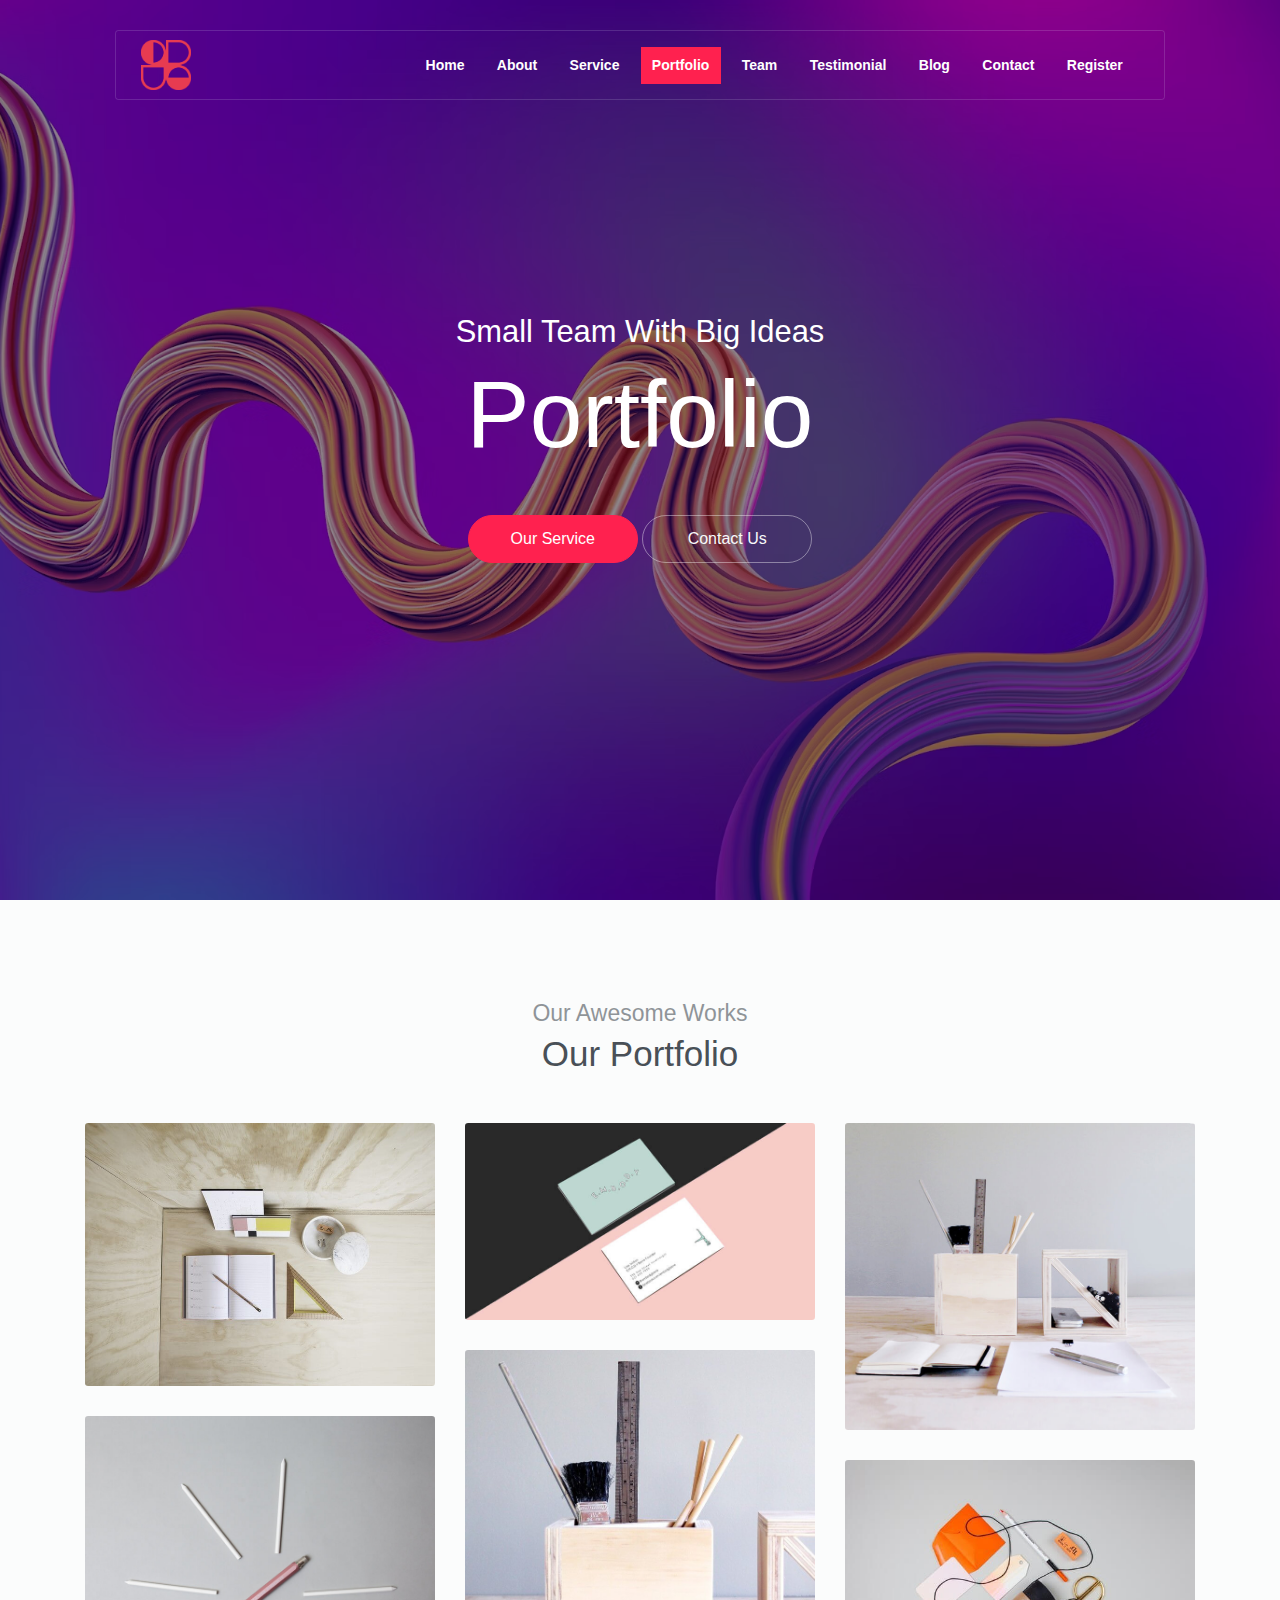
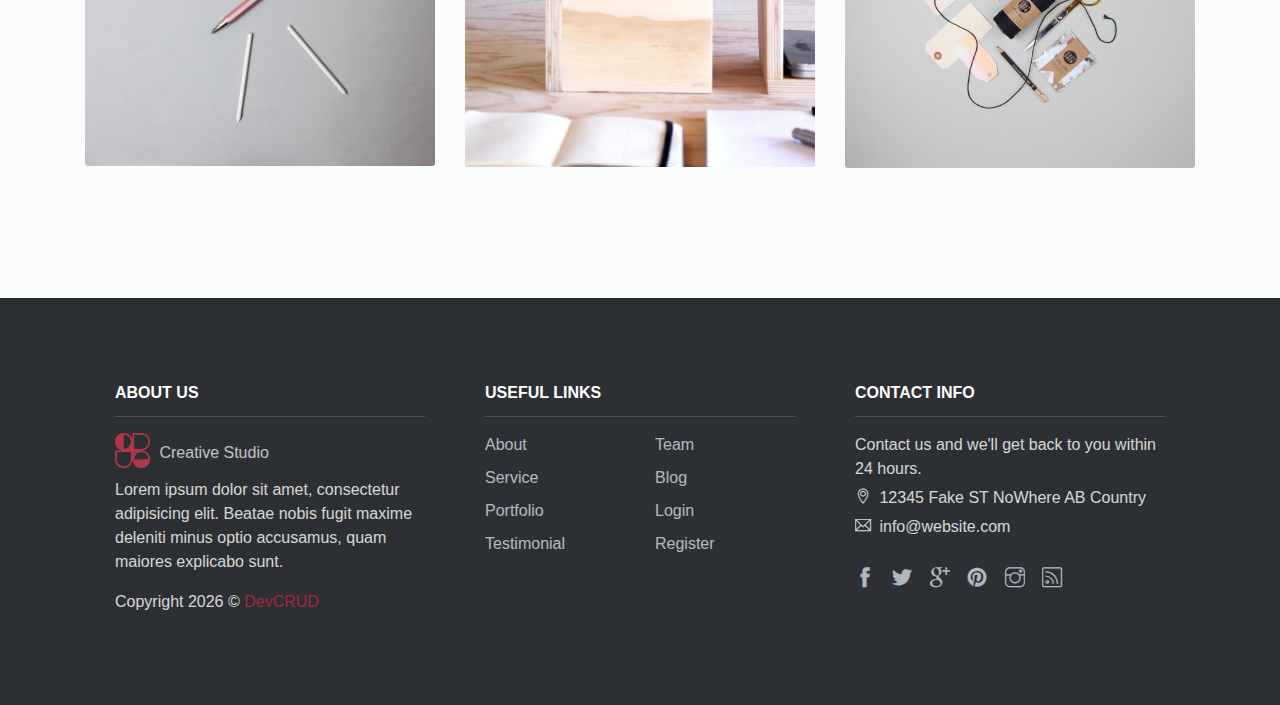
<file: views/portfolio.html>
<!DOCTYPE html>
<html lang="en">
<head>
	<meta charset="utf-8">
    <meta name="viewport" content="width=device-width, initial-scale=1, shrink-to-fit=no">
    <meta name="description" content="Start your development with Creative Studio landing page.">
    <meta name="author" content="Devcrud">
    <title>Creative Studio | Services</title>

    <!-- font icons -->
    <link rel="stylesheet" href="./../assets/vendors/themify-icons/css/themify-icons.css">

    <!-- Bootstrap + Creative Studio main styles -->
	<link rel="stylesheet" href="./../assets/css/creative-studio.css">
	<link rel="stylesheet" href="./../assets/css/style.css">

</head>
<body data-spy="scroll" data-target=".navbar" data-offset="40" id="home">
    
    <!-- Page Navigation -->
    <nav class="navbar custom-navbar navbar-expand-lg navbar-dark" data-spy="affix" data-offset-top="20">
        <div class="container">
            <a class="navbar-brand" href="./index.html">
                <img src="./../assets/imgs/logo.png" alt="Download free bootstrap 4 landing page, free boootstrap 4 templates, Download free bootstrap 4.1 landing page, free boootstrap 4.1.1 templates, Creative studio Landing page">
            </a>
            <button class="navbar-toggler" type="button" data-toggle="collapse" data-target="#navbarSupportedContent" aria-controls="navbarSupportedContent" aria-expanded="false" aria-label="Toggle navigation">
                <span></span>
            </button>

            <div class="collapse navbar-collapse" id="navbarSupportedContent">
                <ul class="navbar-nav ml-auto">
                    <li class="nav-item">
                        <a class="nav-link" href="./index.html">Home</a>
                    </li>
                    <li class="nav-item">
                        <a class="nav-link" href="./index.html#about">About</a>
                    </li>
                    <li class="nav-item">
                        <a class="nav-link" href="./service.html">Service</a>
                    </li>
                    <li class="nav-item">
                        <a class="nav-link active-link" href="./portfolio.html">Portfolio</a>
                    </li>
                    <li class="nav-item">
                        <a class="nav-link" href="./index.html#team">Team</a>
                    </li>
                    <li class="nav-item">
                        <a class="nav-link" href="./index.html#testimonial">Testimonial</a>
                    </li>
                    <li class="nav-item">
                        <a class="nav-link" href="./blog.html">Blog</a>
                    </li>
                    <li class="nav-item">
                        <a class="nav-link" href="./contact.html">Contact</a>
                    </li>
                    <li id="list-item" class="nav-item">
                        <a class="nav-link" href="./register.html">Register</a>
                    </li>
                </ul>
            </div>
        </div>
    </nav>
    <!-- End Of Page Navigation -->

    <!-- Page Header -->
    <header class="header portfoliobackground">
        <div class="overlay">
            <h6 class="subtitle">Small Team With Big Ideas</h6>
            <h1 class="title">Portfolio</h1>
            <div class="buttons text-center">
                <a href="./service.html" class="btn btn-primary rounded w-lg btn-lg my-1">Our Service</a>
                <a href="./contact.html" class="btn btn-outline-light rounded w-lg btn-lg my-1">Contact Us</a>
            </div>              
        </div>      
    </header>
    <!-- End Of Page Header -->

    <!-- Portfolio section -->
    <section id="portfolio">
        <div class="container text-center">
            <h6 class="section-subtitle">Our Awesome Works</h6>
            <h6 class="section-title mb-5">Our Portfolio</h6>
            <div class="row">
                <div class="col-sm-4">
                    <div class="img-wrapper">
                        <img src="./../assets/imgs/folio-1.jpg" alt="Download free bootstrap 4 landing page, free boootstrap 4 templates, Download free bootstrap 4.1 landing page, free boootstrap 4.1.1 templates, Creative studio Landing page">
                        <div class="overlay">
                            <div class="overlay-infos">
                                <h5>Project Title</h5>
                                <a href="javascript:void(0)"><i class="ti-zoom-in"></i></a>
                                <a href="javascript:void(0)"><i class="ti-link"></i></a>
                            </div>  
                        </div>
                    </div>
                    <div class="img-wrapper">
                        <img src="./../assets/imgs/folio-2.jpg" alt="Download free bootstrap 4 landing page, free boootstrap 4 templates, Download free bootstrap 4.1 landing page, free boootstrap 4.1.1 templates, Creative studio Landing page">
                        <div class="overlay">
                            <div class="overlay-infos">
                                <h5>Project Title</h5>
                                <a href="javascript:void(0)"><i class="ti-zoom-in"></i></a>
                                <a href="javascript:void(0)"><i class="ti-link"></i></a>
                            </div>                              
                        </div>
                    </div>                  
                </div>
                <div class="col-sm-4">
                    <div class="img-wrapper">
                        <img src="./../assets/imgs/folio-3.jpg" alt="Download free bootstrap 4 landing page, free boootstrap 4 templates, Download free bootstrap 4.1 landing page, free boootstrap 4.1.1 templates, Creative studio Landing page">
                        <div class="overlay">
                            <div class="overlay-infos">
                                <h5>Project Title</h5>
                                <a href="javascript:void(0)"><i class="ti-zoom-in"></i></a>
                                <a href="javascript:void(0)"><i class="ti-link"></i></a>
                            </div>  
                        </div>
                    </div>
                    <div class="img-wrapper">
                        <img src="./../assets/imgs/folio-4.jpg" alt="Download free bootstrap 4 landing page, free boootstrap 4 templates, Download free bootstrap 4.1 landing page, free boootstrap 4.1.1 templates, Creative studio Landing page">
                        <div class="overlay">
                            <div class="overlay-infos">
                                <h5>Project Title</h5>
                                <a href="javascript:void(0)"><i class="ti-zoom-in"></i></a>
                                <a href="javascript:void(0)"><i class="ti-link"></i></a>
                            </div>                              
                        </div>
                    </div>                  
                </div>
                <div class="col-sm-4">
                    <div class="img-wrapper">
                        <img src="./../assets/imgs/folio-5.jpg" alt="Download free bootstrap 4 landing page, free boootstrap 4 templates, Download free bootstrap 4.1 landing page, free boootstrap 4.1.1 templates, Creative studio Landing page">
                        <div class="overlay">
                            <div class="overlay-infos">
                                <h5>Project Title</h5>
                                <a href="javascript:void(0)"><i class="ti-zoom-in"></i></a>
                                <a href="javascript:void(0)"><i class="ti-link"></i></a>
                            </div>  
                        </div>
                    </div>
                    <div class="img-wrapper">
                        <img src="./../assets/imgs/folio-6.jpg" alt="Download free bootstrap 4 landing page, free boootstrap 4 templates, Download free bootstrap 4.1 landing page, free boootstrap 4.1.1 templates, Creative studio Landing page">
                        <div class="overlay">
                            <div class="overlay-infos">
                                <h5>Project Title</h5>
                                <a href="javascript:void(0)"><i class="ti-zoom-in"></i></a>
                                <a href="javascript:void(0)"><i class="ti-link"></i></a>
                            </div>                              
                        </div>
                    </div>                  
                </div>
            </div>
        </div>
    </section>
    <!-- End of portfolio section -->


    <section class="has-bg-img py-0">
        <div class="container">
            <div class="footer">
                <div class="footer-lists">
                    <ul class="list">
                        <li class="list-head">
                            <h6 class="font-weight-bold">ABOUT US</h6>
                        </li>
                        <li class="list-body">
                            <a href="#" class="logo">
                                <img src="./../assets/imgs/logo.png" alt="Download free bootstrap 4 landing page, free boootstrap 4 templates, Download free bootstrap 4.1 landing page, free boootstrap 4.1.1 templates, Creative studio Landing page">
                                <h6>Creative Studio</h6>
                            </a>
                            <p>Lorem ipsum dolor sit amet, consectetur adipisicing elit. Beatae nobis fugit maxime deleniti minus optio accusamus, quam maiores explicabo sunt.</p> 
                            <p class="mt-3">
                                Copyright <script>document.write(new Date().getFullYear())</script> &copy; <a class="d-inline text-primary" href="http://www.devcrud.com">DevCRUD</a>
                            </p>                   
                        </li>
                    </ul>
                    <ul class="list">
                        <li class="list-head">
                            <h6 class="font-weight-bold">USEFUL LINKS</h6>
                        </li>
                        <li class="list-body">
                            <div class="row">
                                <div class="col">
                                    <a href="./index.html#about">About</a>
                                    <a href="./service.html">Service</a>
                                    <a href="./portfolio.html">Portfolio</a>
                                    <a href="./index.html#testmonail">Testimonial</a>
                                </div>
                                <div class="col">
                                    <a href="./index.html#team">Team</a>
                                    <a href="./blog.html">Blog</a>
                                    <a href="./login.html">Login</a>
                                    <a href="./register.html">Register</a>                  
                                </div>
                            </div>
                        </li>
                    </ul>
                    <ul class="list">
                        <li class="list-head">
                            <h6 class="font-weight-bold">CONTACT INFO</h6>
                        </li>
                        <li class="list-body">
                            <p>Contact us and we'll get back to you within 24 hours.</p>
                            <p><i class="ti-location-pin"></i> 12345 Fake ST NoWhere AB Country</p>
                            <p><i class="ti-email"></i>  info@website.com</p>
                            <div class="social-links">
                                <a href="javascript:void(0)" class="link"><i class="ti-facebook"></i></a>
                                <a href="javascript:void(0)" class="link"><i class="ti-twitter-alt"></i></a>
                                <a href="javascript:void(0)" class="link"><i class="ti-google"></i></a>
                                <a href="javascript:void(0)" class="link"><i class="ti-pinterest-alt"></i></a>
                                <a href="javascript:void(0)" class="link"><i class="ti-instagram"></i></a>
                                <a href="javascript:void(0)" class="link"><i class="ti-rss"></i></a>
                            </div>
                        </li>
                    </ul>
                </div>
            </div>    
        </div>
    </section>

    <!-- core  -->
    <script src="./../assets/vendors/jquery/jquery-3.4.1.js"></script>
    <script src="./../assets/vendors/bootstrap/bootstrap.bundle.js"></script>

    <!-- bootstrap affix -->
    <script src="./../assets/vendors/bootstrap/bootstrap.affix.js"></script>

    <!-- Creative Studio js -->
    <script src="./../assets/js/creative-studio.js"></script>

</body>
</html>
</file>
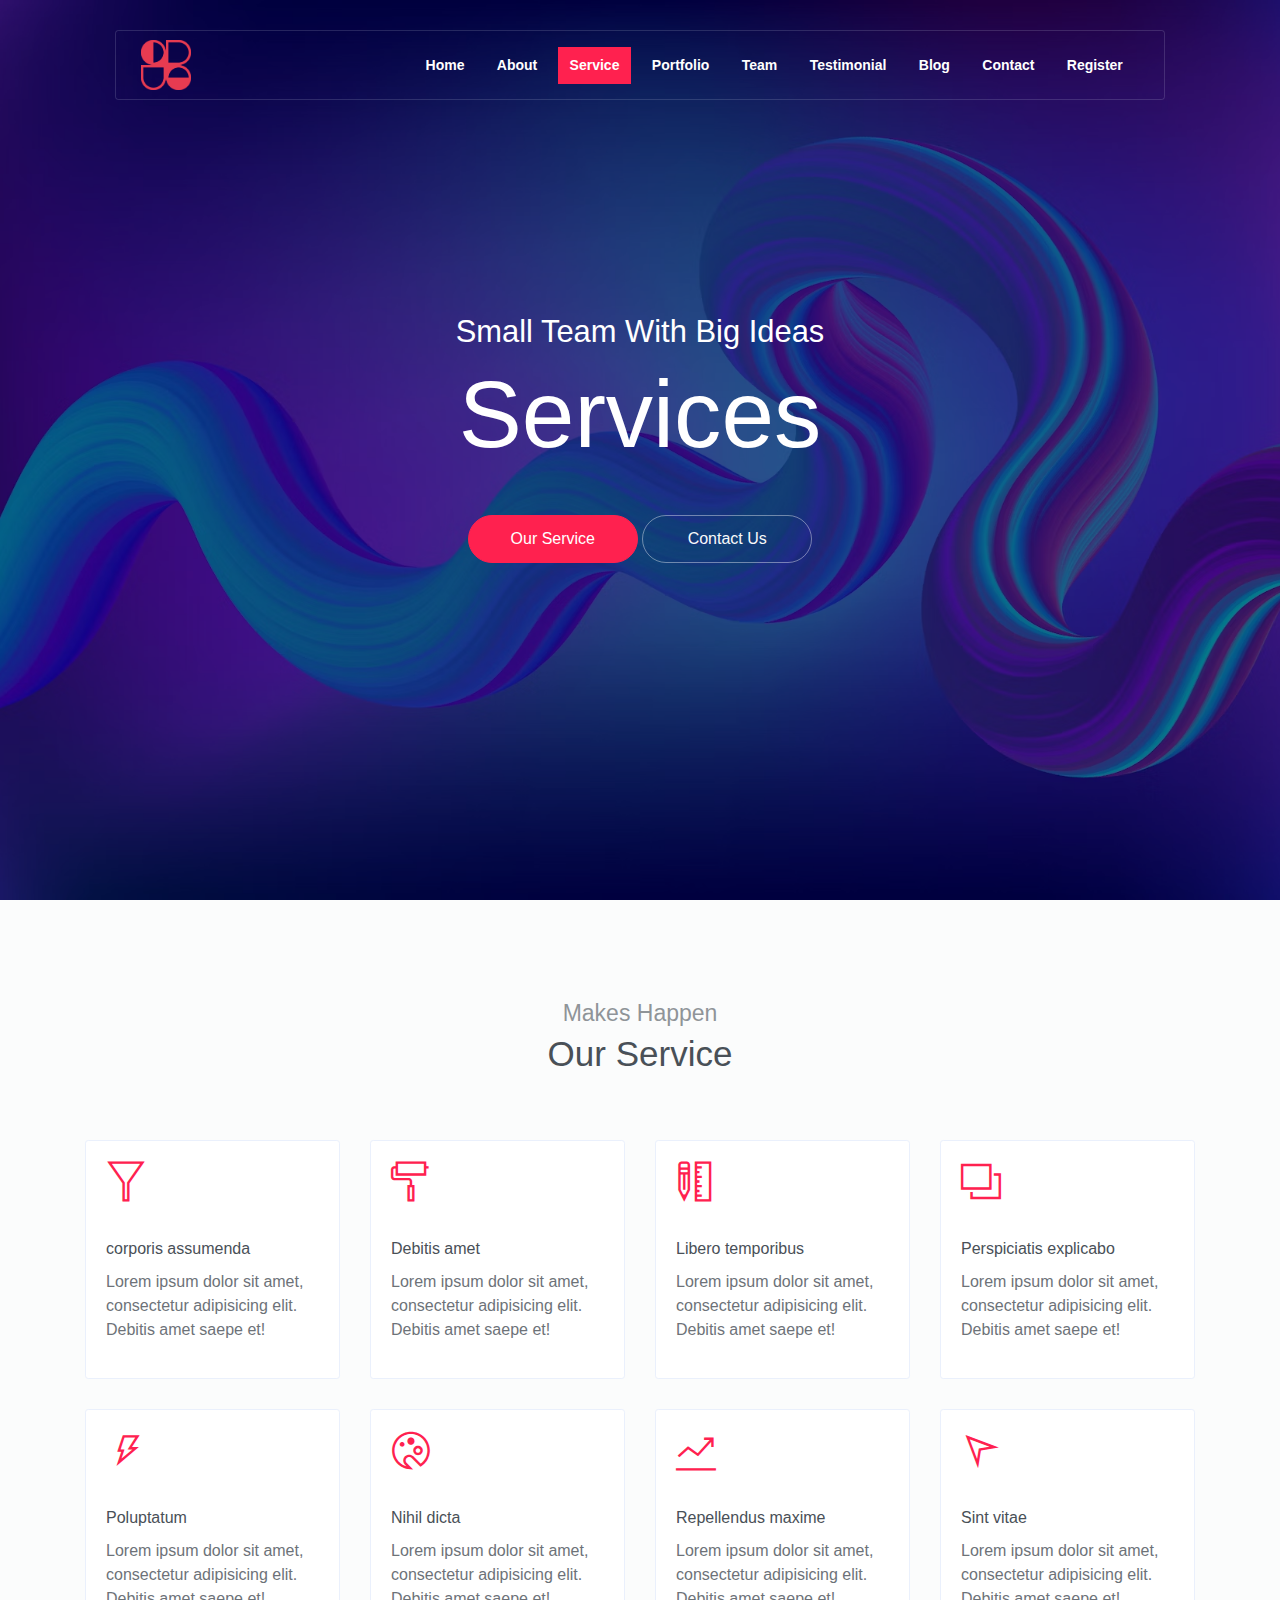
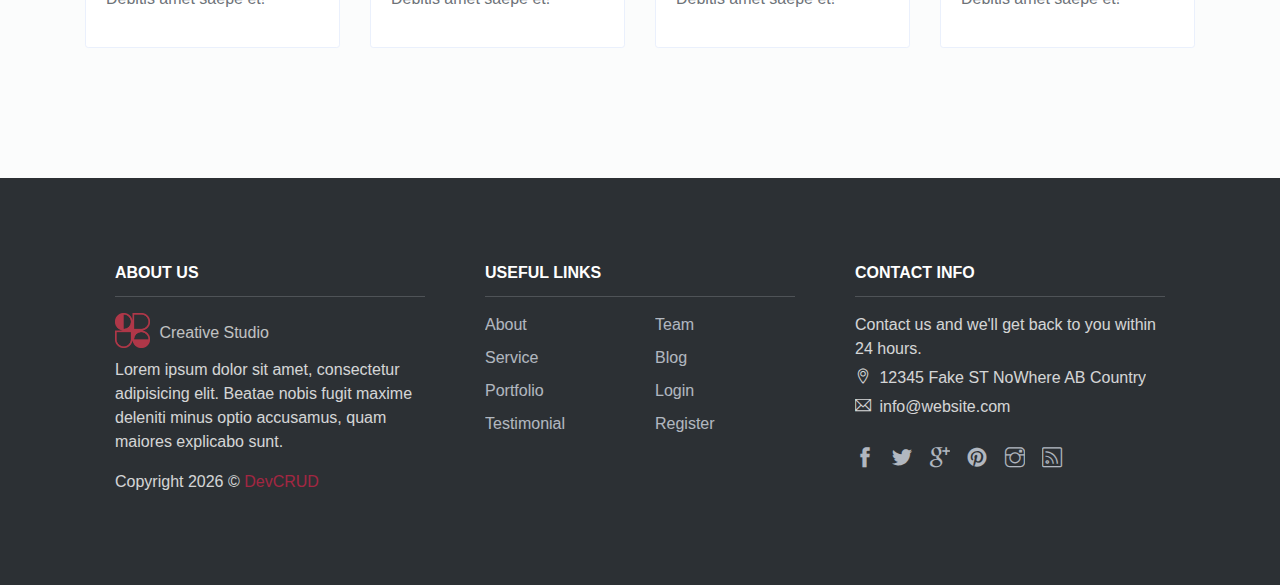
<file: views/service.html>
<!DOCTYPE html>
<html lang="en">
<head>
	<meta charset="utf-8">
    <meta name="viewport" content="width=device-width, initial-scale=1, shrink-to-fit=no">
    <meta name="description" content="Start your development with Creative Studio landing page.">
    <meta name="author" content="Devcrud">
    <title>Creative Studio | Services</title>

    <!-- font icons -->
    <link rel="stylesheet" href="./../assets/vendors/themify-icons/css/themify-icons.css">

    <!-- Bootstrap + Creative Studio main styles -->
	<link rel="stylesheet" href="./../assets/css/creative-studio.css">
	<link rel="stylesheet" href="./../assets/css/style.css">

</head>
<body data-spy="scroll" data-target=".navbar" data-offset="40" id="home">
    
    <!-- Page Navigation -->
    <nav class="navbar custom-navbar navbar-expand-lg navbar-dark" data-spy="affix" data-offset-top="20">
        <div class="container">
            <a class="navbar-brand" href="./index.html">
                <img src="./../assets/imgs/logo.png" alt="Download free bootstrap 4 landing page, free boootstrap 4 templates, Download free bootstrap 4.1 landing page, free boootstrap 4.1.1 templates, Creative studio Landing page">
            </a>
            <button class="navbar-toggler" type="button" data-toggle="collapse" data-target="#navbarSupportedContent" aria-controls="navbarSupportedContent" aria-expanded="false" aria-label="Toggle navigation">
                <span></span>
            </button>

            <div class="collapse navbar-collapse" id="navbarSupportedContent">
                <ul class="navbar-nav ml-auto">
                    <li class="nav-item">
                        <a class="nav-link" href="./index.html">Home</a>
                    </li>
                    <li class="nav-item">
                        <a class="nav-link" href="./index.html#about">About</a>
                    </li>
                    <li class="nav-item">
                        <a class="nav-link active-link" href="./service.html">Service</a>
                    </li>
                    <li class="nav-item">
                        <a class="nav-link" href="./portfolio.html">Portfolio</a>
                    </li>
                    <li class="nav-item">
                        <a class="nav-link" href="./index.html#team">Team</a>
                    </li>
                    <li class="nav-item">
                        <a class="nav-link" href="./index.html#testimonial">Testimonial</a>
                    </li>
                    <li class="nav-item">
                        <a class="nav-link" href="./blog.html">Blog</a>
                    </li>
                    <li class="nav-item">
                        <a class="nav-link" href="./contact.html">Contact</a>
                    </li>
                    <li id="list-item" class="nav-item">
                        <a class="nav-link" href="./register.html">Register</a>
                    </li>
                </ul>
            </div>
        </div>
    </nav>
    <!-- End Of Page Navigation -->

    <!-- Page Header -->
    <header class="header servicesbackground">
        <div class="overlay">
            <h6 class="subtitle">Small Team With Big Ideas</h6>
            <h1 class="title">Services</h1>
            <div class="buttons text-center">
                <a href="./service.html" class="btn btn-primary rounded w-lg btn-lg my-1">Our Service</a>
                <a href="./contact.html" class="btn btn-outline-light rounded w-lg btn-lg my-1">Contact Us</a>
            </div>              
        </div>      
    </header>
    <!-- End Of Page Header -->

    <!-- Service Section -->
    <section id="service">
        <div class="container">
            <h6 class="section-subtitle text-center">Makes Happen</h6>
            <h5 class="section-title text-center mb-6">Our Service</h5> 
            <div class="row">
                <div class="col-sm-4 col-md-3">
                    <div class="card mb-4">
                        <div class="card-body">
                            <h2 class="mb-4"><i class="ti-filter text-primary"></i></h2>
                            <h6 class="card-title">corporis assumenda</h6>
                            <p>Lorem ipsum dolor sit amet, consectetur adipisicing elit. Debitis amet saepe et!</p>
                        </div>
                    </div>
                </div>
                <div class="col-sm-4 col-md-3">
                    <div class="card mb-4">
                        <div class="card-body">
                            <h2 class="mb-4"><i class="ti-paint-roller text-primary"></i></h2>
                            <h6 class="card-title">Debitis amet</h6>
                            <p>Lorem ipsum dolor sit amet, consectetur adipisicing elit. Debitis amet saepe et!</p>
                        </div>
                    </div>
                </div>
                <div class="col-sm-4 col-md-3">
                    <div class="card mb-4">
                        <div class="card-body">
                            <h2 class="mb-4"><i class="ti-ruler-pencil text-primary"></i></h2>
                            <h6 class="card-title">Libero temporibus</h6>
                            <p>Lorem ipsum dolor sit amet, consectetur adipisicing elit. Debitis amet saepe et!</p>
                        </div>
                    </div>
                </div>
                <div class="col-sm-4 col-md-3">
                    <div class="card mb-4">
                        <div class="card-body">
                            <h2 class="mb-4"><i class="ti-layers text-primary"></i></h2>
                            <h6 class="card-title">Perspiciatis explicabo</h6>
                            <p>Lorem ipsum dolor sit amet, consectetur adipisicing elit. Debitis amet saepe et!</p>
                        </div>
                    </div>
                </div>
                <div class="col-sm-4 col-md-3">
                    <div class="card mb-4">
                        <div class="card-body">
                            <h2 class="mb-4"><i class="ti-bolt text-primary"></i></h2>
                            <h6 class="card-title">Poluptatum</h6>
                            <p>Lorem ipsum dolor sit amet, consectetur adipisicing elit. Debitis amet saepe et!</p>
                        </div>
                    </div>
                </div>
                <div class="col-sm-4 col-md-3">
                    <div class="card mb-4">
                        <div class="card-body">
                            <h2 class="mb-4"><i class="ti-palette text-primary"></i></h2>
                            <h6 class="card-title">Nihil dicta</h6>
                            <p>Lorem ipsum dolor sit amet, consectetur adipisicing elit. Debitis amet saepe et!</p>
                        </div>
                    </div>
                </div>
                <div class="col-sm-4 col-md-3">
                    <div class="card mb-4">
                        <div class="card-body">
                            <h2 class="mb-4"><i class="ti-stats-up text-primary"></i></h2>
                            <h6 class="card-title">Repellendus maxime</h6>
                            <p>Lorem ipsum dolor sit amet, consectetur adipisicing elit. Debitis amet saepe et!</p>
                        </div>
                    </div>
                </div>
                <div class="col-sm-4 col-md-3">
                    <div class="card mb-4">
                        <div class="card-body">
                            <h2 class="mb-4"><i class="ti-location-arrow text-primary"></i></h2>
                            <h6 class="card-title">Sint vitae</h6>
                            <p>Lorem ipsum dolor sit amet, consectetur adipisicing elit. Debitis amet saepe et!</p>
                        </div>
                    </div>
                </div>

            </div>  
        </div>
    </section>
    <!-- End of Service Section -->

    <section class="has-bg-img py-0">
        <div class="container">
            <div class="footer">
                <div class="footer-lists">
                    <ul class="list">
                        <li class="list-head">
                            <h6 class="font-weight-bold">ABOUT US</h6>
                        </li>
                        <li class="list-body">
                            <a href="#" class="logo">
                                <img src="./../assets/imgs/logo.png" alt="Download free bootstrap 4 landing page, free boootstrap 4 templates, Download free bootstrap 4.1 landing page, free boootstrap 4.1.1 templates, Creative studio Landing page">
                                <h6>Creative Studio</h6>
                            </a>
                            <p>Lorem ipsum dolor sit amet, consectetur adipisicing elit. Beatae nobis fugit maxime deleniti minus optio accusamus, quam maiores explicabo sunt.</p> 
                            <p class="mt-3">
                                Copyright <script>document.write(new Date().getFullYear())</script> &copy; <a class="d-inline text-primary" href="http://www.devcrud.com">DevCRUD</a>
                            </p>                   
                        </li>
                    </ul>
                    <ul class="list">
                        <li class="list-head">
                            <h6 class="font-weight-bold">USEFUL LINKS</h6>
                        </li>
                        <li class="list-body">
                            <div class="row">
                                <div class="col">
                                    <a href="./index.html#about">About</a>
                                    <a href="./service.html">Service</a>
                                    <a href="./portfolio.html">Portfolio</a>
                                    <a href="./index.html#testmonail">Testimonial</a>
                                </div>
                                <div class="col">
                                    <a href="./index.html#team">Team</a>
                                    <a href="./blog.html">Blog</a>
                                    <a href="./login.html">Login</a>
                                    <a href="./register.html">Register</a>                  
                                </div>
                            </div>
                        </li>
                    </ul>
                    <ul class="list">
                        <li class="list-head">
                            <h6 class="font-weight-bold">CONTACT INFO</h6>
                        </li>
                        <li class="list-body">
                            <p>Contact us and we'll get back to you within 24 hours.</p>
                            <p><i class="ti-location-pin"></i> 12345 Fake ST NoWhere AB Country</p>
                            <p><i class="ti-email"></i>  info@website.com</p>
                            <div class="social-links">
                                <a href="javascript:void(0)" class="link"><i class="ti-facebook"></i></a>
                                <a href="javascript:void(0)" class="link"><i class="ti-twitter-alt"></i></a>
                                <a href="javascript:void(0)" class="link"><i class="ti-google"></i></a>
                                <a href="javascript:void(0)" class="link"><i class="ti-pinterest-alt"></i></a>
                                <a href="javascript:void(0)" class="link"><i class="ti-instagram"></i></a>
                                <a href="javascript:void(0)" class="link"><i class="ti-rss"></i></a>
                            </div>
                        </li>
                    </ul>
                </div>
            </div>    
        </div>
    </section>

    <!-- core  -->
    <script src="./../assets/vendors/jquery/jquery-3.4.1.js"></script>
    <script src="./../assets/vendors/bootstrap/bootstrap.bundle.js"></script>

    <!-- bootstrap affix -->
    <script src="./../assets/vendors/bootstrap/bootstrap.affix.js"></script>

    <!-- Creative Studio js -->
    <script src="./../assets/js/creative-studio.js"></script>

</body>
</html>
</file>
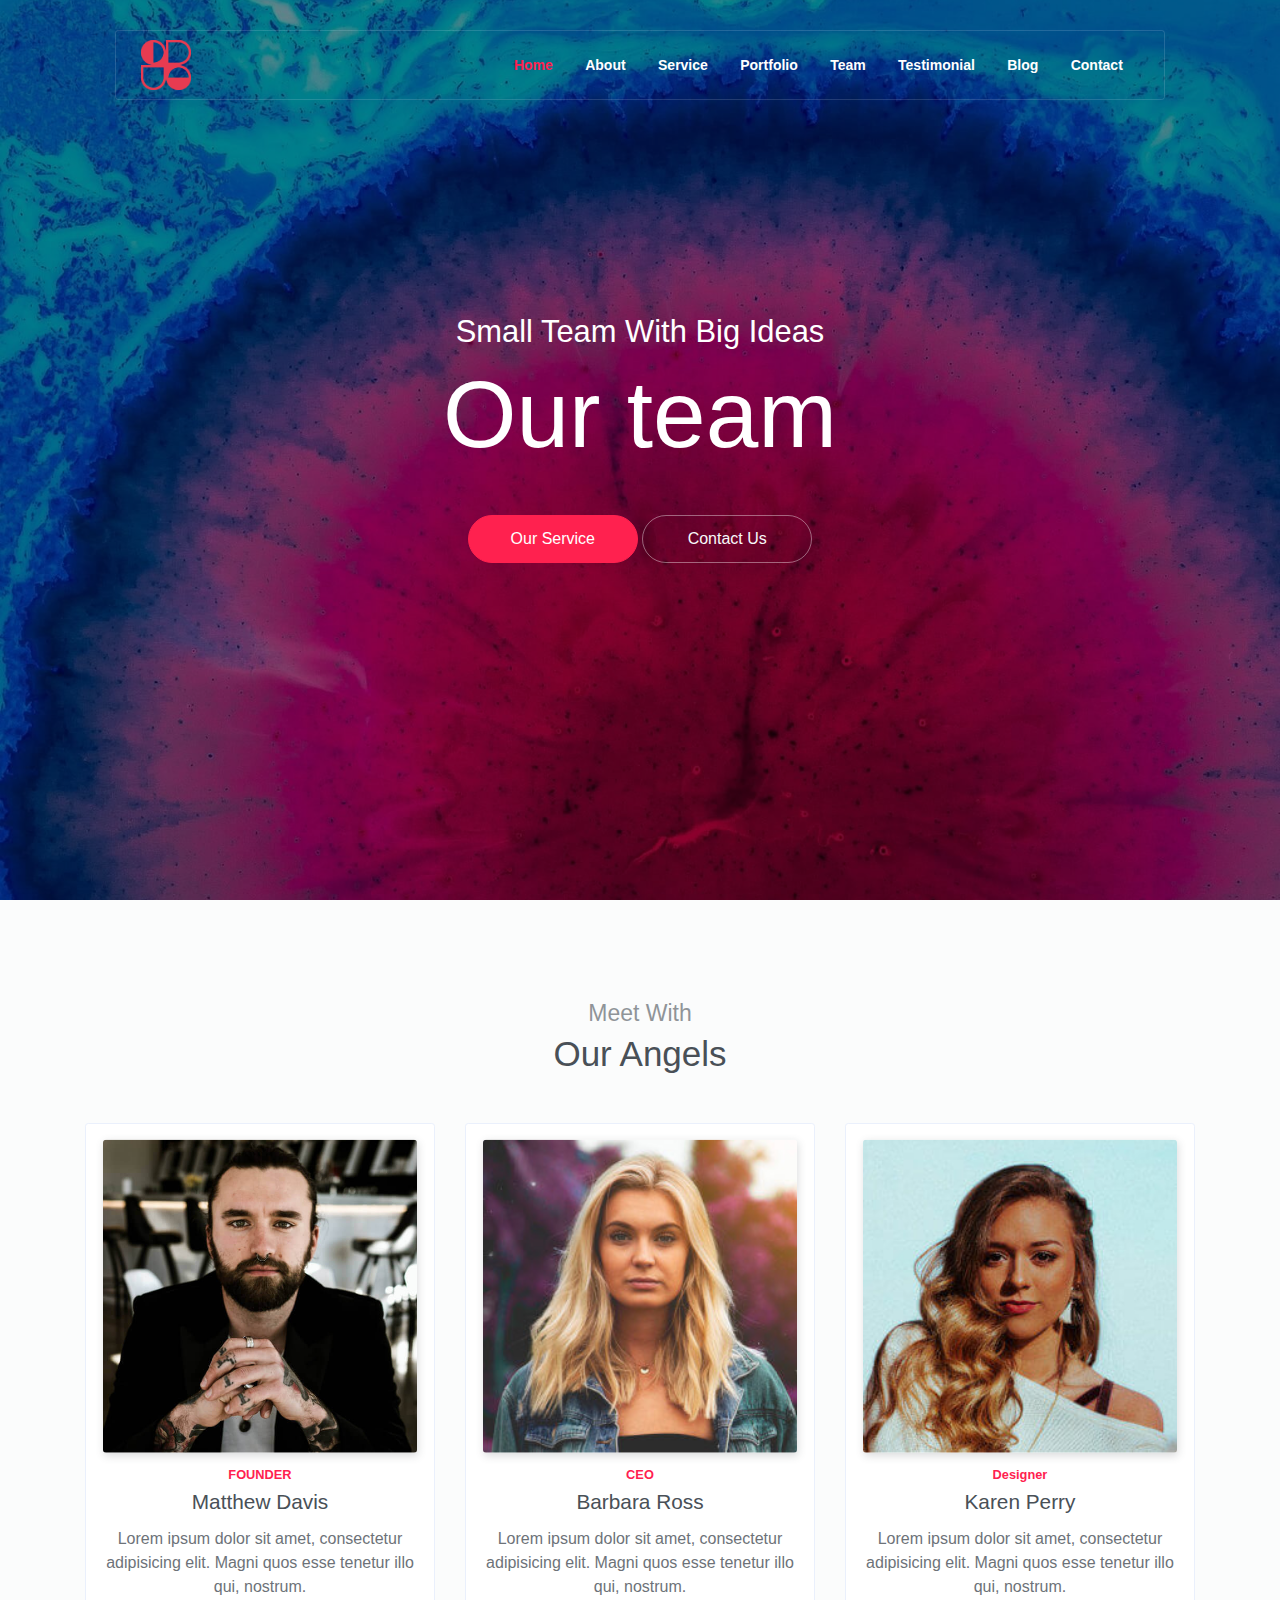
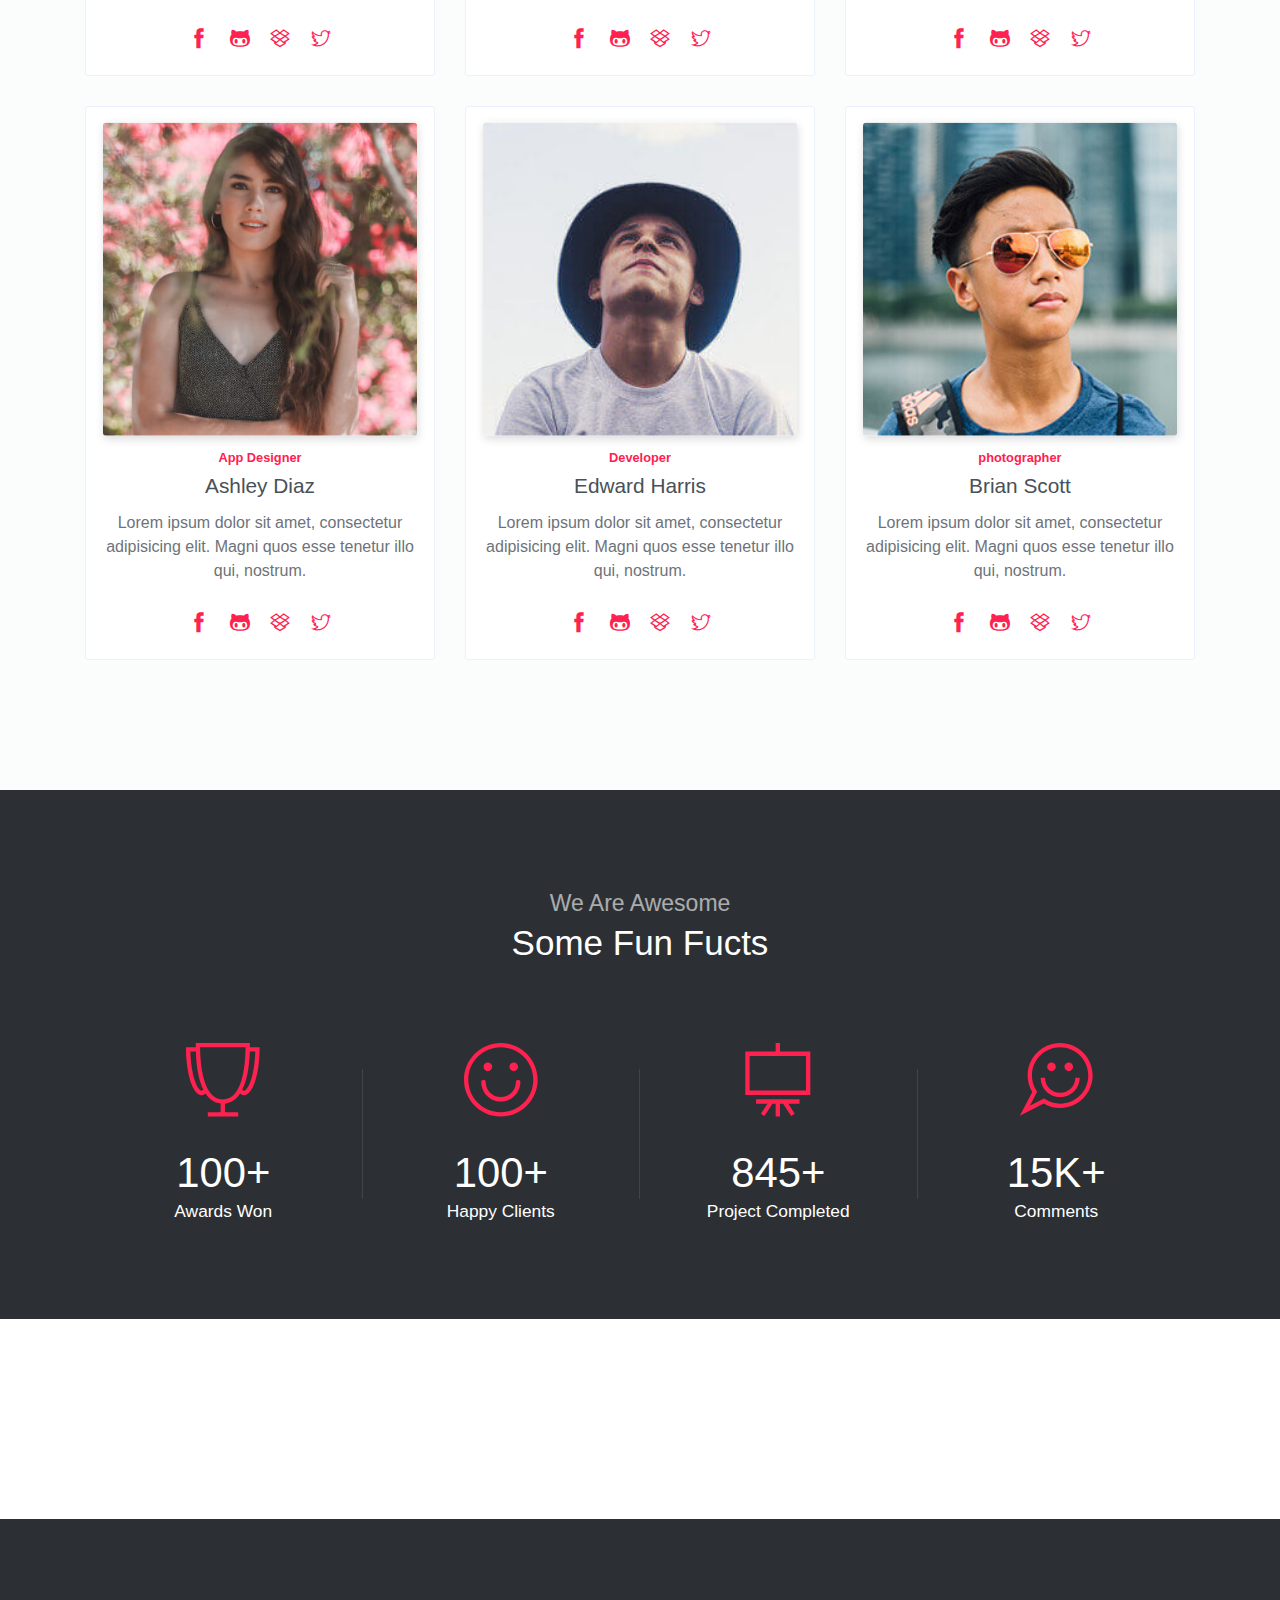
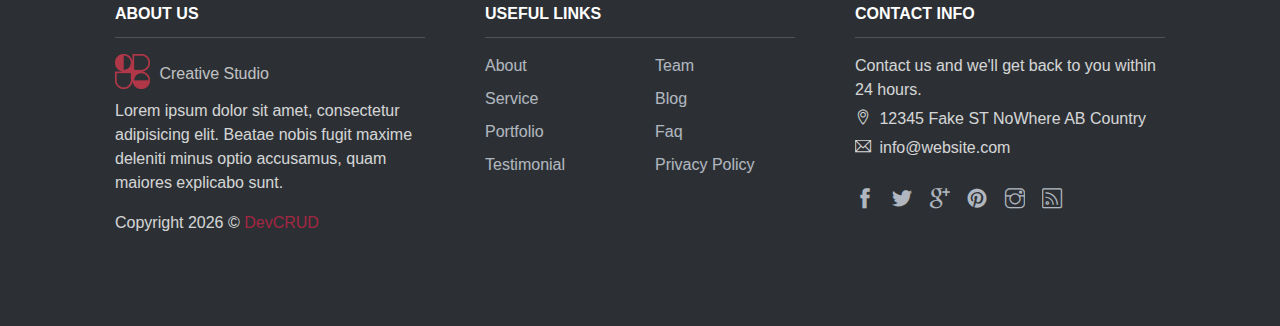
<file: views/team.html>
<!DOCTYPE html>
<html lang="en">
<head>
	<meta charset="utf-8">
    <meta name="viewport" content="width=device-width, initial-scale=1, shrink-to-fit=no">
    <meta name="description" content="Start your development with Creative Studio landing page.">
    <meta name="author" content="Devcrud">
    <title>Creative Studio | Team</title>

    <!-- font icons -->
    <link rel="stylesheet" href="./../assets/vendors/themify-icons/css/themify-icons.css">

    <!-- Bootstrap + Creative Studio main styles -->
	<link rel="stylesheet" href="./../assets/css/creative-studio.css">
	<link rel="stylesheet" href="./../assets/css/style.css">

</head>
<body data-spy="scroll" data-target=".navbar" data-offset="40" id="home">
    
    <!-- Page Navigation -->
    <nav class="navbar custom-navbar navbar-expand-lg navbar-dark" data-spy="affix" data-offset-top="20">
        <div class="container">
            <a class="navbar-brand" href="#">
                <img src="./../assets/imgs/logo.png" alt="Download free bootstrap 4 landing page, free boootstrap 4 templates, Download free bootstrap 4.1 landing page, free boootstrap 4.1.1 templates, Creative studio Landing page">
            </a>
            <button class="navbar-toggler" type="button" data-toggle="collapse" data-target="#navbarSupportedContent" aria-controls="navbarSupportedContent" aria-expanded="false" aria-label="Toggle navigation">
                <span></span>
            </button>

            <div class="collapse navbar-collapse" id="navbarSupportedContent">
                <ul class="navbar-nav ml-auto">
                    <li class="nav-item">
                        <a class="nav-link" href="#home">Home</a>
                    </li>
                    <li class="nav-item">
                        <a class="nav-link" href="#about">About</a>
                    </li>
                    <li class="nav-item">
                        <a class="nav-link" href="#service">Service</a>
                    </li>
                    <li class="nav-item">
                        <a class="nav-link" href="#portfolio">Portfolio</a>
                    </li>
                    <li class="nav-item">
                        <a class="nav-link" href="#team">Team</a>
                    </li>
                    <li class="nav-item">
                        <a class="nav-link" href="#testimonial">Testimonial</a>
                    </li>
                    <li class="nav-item">
                        <a class="nav-link" href="#blog">Blog</a>
                    </li>
                    <li class="nav-item">
                        <a class="nav-link" href="#contact">Contact</a>
                    </li>
                </ul>
            </div>
        </div>
    </nav>
    <!-- End Of Page Navigation -->

    <!-- Page Header -->
    <header class="header">
        <div class="overlay">
            <h6 class="subtitle">Small Team With Big Ideas</h6>
            <h1 class="title">Our team</h1>
            <div class="buttons text-center">
                <a href="#service" class="btn btn-primary rounded w-lg btn-lg my-1">Our Service</a>
                <a href="#contact" class="btn btn-outline-light rounded w-lg btn-lg my-1">Contact Us</a>
            </div>              
        </div>      
    </header>
    <!-- End Of Page Header -->

    <!-- Team Section -->
    <section id="team">
        <div class="container">
            <h6 class="section-subtitle text-center">Meet With</h6>
            <h6 class="section-title mb-5 text-center">Our Angels</h6>
            <div class="row">
                <div class="col-sm-6 col-md-4">
                    <div class="card text-center mb-4">
                        <img class="card-img-top inset" src="./../assets/imgs/avatar.jpg">
                        <div class="card-body">
                            <h6 class="small text-primary font-weight-bold">FOUNDER</h6>
                            <h5 class="card-title">Matthew Davis</h5>
                            <p>Lorem ipsum dolor sit amet, consectetur adipisicing elit. Magni quos esse tenetur illo qui, nostrum.</p>
                            <div class="socials">
                                <a href="javascript:void(0)"><i class="ti-facebook"></i> </a>
                                <a href="javascript:void(0)"><i class="ti-github"></i></a>
                                <a href="javascript:void(0)"><i class="ti-dropbox"></i></a>
                                <a href="javascript:void(0)"><i class="ti-twitter"></i></a>
                            </div>
                        </div>
                    </div>
                </div>
                <div class="col-sm-6 col-md-4">
                    <div class="card text-center mb-4">
                        <img class="card-img-top inset" src="./../assets/imgs/avatar-1.jpg">
                        <div class="card-body">
                            <h6 class="small text-primary font-weight-bold">CEO</h6>
                            <h5 class="card-title">Barbara Ross</h5>
                            <p>Lorem ipsum dolor sit amet, consectetur adipisicing elit. Magni quos esse tenetur illo qui, nostrum.</p>
                            <div class="socials">
                                <a href="javascript:void(0)"><i class="ti-facebook"></i> </a>
                                <a href="javascript:void(0)"><i class="ti-github"></i></a>
                                <a href="javascript:void(0)"><i class="ti-dropbox"></i></a>
                                <a href="javascript:void(0)"><i class="ti-twitter"></i></a>
                            </div>
                        </div>
                    </div>
                </div>
                <div class="col-sm-6 col-md-4">
                    <div class="card text-center mb-4">
                        <img class="card-img-top inset" src="./../assets/imgs/avatar-2.jpg">
                        <div class="card-body">
                            <h6 class="small text-primary font-weight-bold">Designer</h6>
                            <h5 class="card-title">Karen Perry</h5>
                            <p>Lorem ipsum dolor sit amet, consectetur adipisicing elit. Magni quos esse tenetur illo qui, nostrum.</p>
                            <div class="socials">
                                <a href="javascript:void(0)"><i class="ti-facebook"></i> </a>
                                <a href="javascript:void(0)"><i class="ti-github"></i></a>
                                <a href="javascript:void(0)"><i class="ti-dropbox"></i></a>
                                <a href="javascript:void(0)"><i class="ti-twitter"></i></a>
                            </div>
                        </div>
                    </div>
                </div>
                <div class="col-sm-6 col-md-4">
                    <div class="card text-center mb-4">
                        <img class="card-img-top inset" src="./../assets/imgs/avatar-3.jpg">
                        <div class="card-body">
                            <h6 class="small text-primary font-weight-bold">App Designer</h6>
                            <h5 class="card-title">Ashley Diaz</h5>
                            <p>Lorem ipsum dolor sit amet, consectetur adipisicing elit. Magni quos esse tenetur illo qui, nostrum.</p>
                            <div class="socials">
                                <a href="javascript:void(0)"><i class="ti-facebook"></i> </a>
                                <a href="javascript:void(0)"><i class="ti-github"></i></a>
                                <a href="javascript:void(0)"><i class="ti-dropbox"></i></a>
                                <a href="javascript:void(0)"><i class="ti-twitter"></i></a>
                            </div>
                        </div>
                    </div>
                </div>
                <div class="col-sm-6 col-md-4">
                    <div class="card text-center mb-4">
                        <img class="card-img-top inset" src="./../assets/imgs/avatar-4.jpg">
                        <div class="card-body">
                            <h6 class="small text-primary font-weight-bold">Developer</h6>
                            <h5 class="card-title">Edward Harris</h5>
                            <p>Lorem ipsum dolor sit amet, consectetur adipisicing elit. Magni quos esse tenetur illo qui, nostrum.</p>
                            <div class="socials">
                                <a href="javascript:void(0)"><i class="ti-facebook"></i> </a>
                                <a href="javascript:void(0)"><i class="ti-github"></i></a>
                                <a href="javascript:void(0)"><i class="ti-dropbox"></i></a>
                                <a href="javascript:void(0)"><i class="ti-twitter"></i></a>
                            </div>
                        </div>
                    </div>
                </div>
                <div class="col-sm-6 col-md-4">
                    <div class="card text-center mb-4">
                        <img class="card-img-top inset" src="./../assets/imgs/avatar-5.jpg">
                        <div class="card-body">
                            <h6 class="small text-primary font-weight-bold">photographer</h6>
                            <h5 class="card-title">Brian Scott</h5>
                            <p>Lorem ipsum dolor sit amet, consectetur adipisicing elit. Magni quos esse tenetur illo qui, nostrum.</p>
                            <div class="socials">
                                <a href="javascript:void(0)"><i class="ti-facebook"></i> </a>
                                <a href="javascript:void(0)"><i class="ti-github"></i></a>
                                <a href="javascript:void(0)"><i class="ti-dropbox"></i></a>
                                <a href="javascript:void(0)"><i class="ti-twitter"></i></a>
                            </div>
                        </div>
                    </div>
                </div>

            </div>
        </div>
    </section>
    <!-- End of Team Sectoin -->

    <!-- Fatcs Section -->
    <section class="has-bg-img bg-img-2">
        <div class="container text-center">
            <h6 class="section-subtitle">We Are Awesome</h6>
            <h6 class="section-title mb-6">Some Fun Fucts</h6>
                <div class="widget-2">
                    <div class="widget-item">
                        <i class="ti-cup"></i>
                        <h6 class="title">100+</h6>
                        <div class="subtitle">Awards Won</div>
                    </div>
                    <div class="widget-item">
                        <i class="ti-face-smile"></i>
                        <h6 class="title">100+</h6>
                        <div class="subtitle">Happy Clients</div>
                    </div>
                    <div class="widget-item">
                        <i class="ti-blackboard"></i>
                        <h6 class="title">845+</h6>
                        <div class="subtitle">Project Completed</div>
                    </div>
                    <div class="widget-item">
                        <i class="ti-comments-smiley"></i>
                        <h6 class="title">15K+</h6>
                        <div class="subtitle">Comments</div>
                    </div>
                </div>
        </div>
    </section>

    <section class="has-bg-img py-0 space-above-footer">
        <div class="container">
            <div class="footer">
                <div class="footer-lists">
                    <ul class="list">
                        <li class="list-head">
                            <h6 class="font-weight-bold">ABOUT US</h6>
                        </li>
                        <li class="list-body">
                            <a href="#" class="logo">
                                <img src="./../assets/imgs/logo.png" alt="Download free bootstrap 4 landing page, free boootstrap 4 templates, Download free bootstrap 4.1 landing page, free boootstrap 4.1.1 templates, Creative studio Landing page">
                                <h6>Creative Studio</h6>
                            </a>
                            <p>Lorem ipsum dolor sit amet, consectetur adipisicing elit. Beatae nobis fugit maxime deleniti minus optio accusamus, quam maiores explicabo sunt.</p> 
                            <p class="mt-3">
                                Copyright <script>document.write(new Date().getFullYear())</script> &copy; <a class="d-inline text-primary" href="http://www.devcrud.com">DevCRUD</a>
                            </p>                   
                        </li>
                    </ul>
                    <ul class="list">
                        <li class="list-head">
                            <h6 class="font-weight-bold">USEFUL LINKS</h6>
                        </li>
                        <li class="list-body">
                            <div class="row">
                                <div class="col">
                                    <a href="#about">About</a>
                                    <a href="#service">Service</a>
                                    <a href="#portfolio">Portfolio</a>
                                    <a href="#testmonail">Testimonial</a>
                                </div>
                                <div class="col">
                                    <a href="#team">Team</a>
                                    <a href="#blog">Blog</a>
                                    <a href="#">Faq</a>
                                    <a href="#">Privacy Policy</a>                  
                                </div>
                            </div>
                        </li>
                    </ul>
                    <ul class="list">
                        <li class="list-head">
                            <h6 class="font-weight-bold">CONTACT INFO</h6>
                        </li>
                        <li class="list-body">
                            <p>Contact us and we'll get back to you within 24 hours.</p>
                            <p><i class="ti-location-pin"></i> 12345 Fake ST NoWhere AB Country</p>
                            <p><i class="ti-email"></i>  info@website.com</p>
                            <div class="social-links">
                                <a href="javascript:void(0)" class="link"><i class="ti-facebook"></i></a>
                                <a href="javascript:void(0)" class="link"><i class="ti-twitter-alt"></i></a>
                                <a href="javascript:void(0)" class="link"><i class="ti-google"></i></a>
                                <a href="javascript:void(0)" class="link"><i class="ti-pinterest-alt"></i></a>
                                <a href="javascript:void(0)" class="link"><i class="ti-instagram"></i></a>
                                <a href="javascript:void(0)" class="link"><i class="ti-rss"></i></a>
                            </div>
                        </li>
                    </ul>
                </div>
            </div>    
        </div>
    </section>

    <!-- core  -->
    <script src="./../assets/vendors/jquery/jquery-3.4.1.js"></script>
    <script src="./../assets/vendors/bootstrap/bootstrap.bundle.js"></script>

    <!-- bootstrap affix -->
    <script src="./../assets/vendors/bootstrap/bootstrap.affix.js"></script>

    <!-- Creative Studio js -->
    <script src="./../assets/js/creative-studio.js"></script>

</body>
</html>
</file>
<file: assets/vendors/themify-icons/css/themify-icons.css>
@font-face {
	font-family: 'themify';
	src:url("../fonts/themify.eot?-fvbane");
	src:url("../fonts/themify.eot?#iefix-fvbane") format("embedded-opentype"),
		url("../fonts/themify.woff?-fvbane") format("woff"),
		url("../fonts/themify.ttf?-fvbane") format("truetype"),
		url("../fonts/themify.svg?-fvbane#themify") format("svg");
	font-weight: normal;
	font-style: normal;
}

[class^="ti-"], [class*=" ti-"] {
	font-family: 'themify';
	speak: none;
	font-style: normal;
	font-weight: normal;
	font-variant: normal;
	text-transform: none;
	line-height: 1;

	/* Better Font Rendering =========== */
	-webkit-font-smoothing: antialiased;
	-moz-osx-font-smoothing: grayscale;
}

.ti-wand:before {
	content: "\e600";
}
.ti-volume:before {
	content: "\e601";
}
.ti-user:before {
	content: "\e602";
}
.ti-unlock:before {
	content: "\e603";
}
.ti-unlink:before {
	content: "\e604";
}
.ti-trash:before {
	content: "\e605";
}
.ti-thought:before {
	content: "\e606";
}
.ti-target:before {
	content: "\e607";
}
.ti-tag:before {
	content: "\e608";
}
.ti-tablet:before {
	content: "\e609";
}
.ti-star:before {
	content: "\e60a";
}
.ti-spray:before {
	content: "\e60b";
}
.ti-signal:before {
	content: "\e60c";
}
.ti-shopping-cart:before {
	content: "\e60d";
}
.ti-shopping-cart-full:before {
	content: "\e60e";
}
.ti-settings:before {
	content: "\e60f";
}
.ti-search:before {
	content: "\e610";
}
.ti-zoom-in:before {
	content: "\e611";
}
.ti-zoom-out:before {
	content: "\e612";
}
.ti-cut:before {
	content: "\e613";
}
.ti-ruler:before {
	content: "\e614";
}
.ti-ruler-pencil:before {
	content: "\e615";
}
.ti-ruler-alt:before {
	content: "\e616";
}
.ti-bookmark:before {
	content: "\e617";
}
.ti-bookmark-alt:before {
	content: "\e618";
}
.ti-reload:before {
	content: "\e619";
}
.ti-plus:before {
	content: "\e61a";
}
.ti-pin:before {
	content: "\e61b";
}
.ti-pencil:before {
	content: "\e61c";
}
.ti-pencil-alt:before {
	content: "\e61d";
}
.ti-paint-roller:before {
	content: "\e61e";
}
.ti-paint-bucket:before {
	content: "\e61f";
}
.ti-na:before {
	content: "\e620";
}
.ti-mobile:before {
	content: "\e621";
}
.ti-minus:before {
	content: "\e622";
}
.ti-medall:before {
	content: "\e623";
}
.ti-medall-alt:before {
	content: "\e624";
}
.ti-marker:before {
	content: "\e625";
}
.ti-marker-alt:before {
	content: "\e626";
}
.ti-arrow-up:before {
	content: "\e627";
}
.ti-arrow-right:before {
	content: "\e628";
}
.ti-arrow-left:before {
	content: "\e629";
}
.ti-arrow-down:before {
	content: "\e62a";
}
.ti-lock:before {
	content: "\e62b";
}
.ti-location-arrow:before {
	content: "\e62c";
}
.ti-link:before {
	content: "\e62d";
}
.ti-layout:before {
	content: "\e62e";
}
.ti-layers:before {
	content: "\e62f";
}
.ti-layers-alt:before {
	content: "\e630";
}
.ti-key:before {
	content: "\e631";
}
.ti-import:before {
	content: "\e632";
}
.ti-image:before {
	content: "\e633";
}
.ti-heart:before {
	content: "\e634";
}
.ti-heart-broken:before {
	content: "\e635";
}
.ti-hand-stop:before {
	content: "\e636";
}
.ti-hand-open:before {
	content: "\e637";
}
.ti-hand-drag:before {
	content: "\e638";
}
.ti-folder:before {
	content: "\e639";
}
.ti-flag:before {
	content: "\e63a";
}
.ti-flag-alt:before {
	content: "\e63b";
}
.ti-flag-alt-2:before {
	content: "\e63c";
}
.ti-eye:before {
	content: "\e63d";
}
.ti-export:before {
	content: "\e63e";
}
.ti-exchange-vertical:before {
	content: "\e63f";
}
.ti-desktop:before {
	content: "\e640";
}
.ti-cup:before {
	content: "\e641";
}
.ti-crown:before {
	content: "\e642";
}
.ti-comments:before {
	content: "\e643";
}
.ti-comment:before {
	content: "\e644";
}
.ti-comment-alt:before {
	content: "\e645";
}
.ti-close:before {
	content: "\e646";
}
.ti-clip:before {
	content: "\e647";
}
.ti-angle-up:before {
	content: "\e648";
}
.ti-angle-right:before {
	content: "\e649";
}
.ti-angle-left:before {
	content: "\e64a";
}
.ti-angle-down:before {
	content: "\e64b";
}
.ti-check:before {
	content: "\e64c";
}
.ti-check-box:before {
	content: "\e64d";
}
.ti-camera:before {
	content: "\e64e";
}
.ti-announcement:before {
	content: "\e64f";
}
.ti-brush:before {
	content: "\e650";
}
.ti-briefcase:before {
	content: "\e651";
}
.ti-bolt:before {
	content: "\e652";
}
.ti-bolt-alt:before {
	content: "\e653";
}
.ti-blackboard:before {
	content: "\e654";
}
.ti-bag:before {
	content: "\e655";
}
.ti-move:before {
	content: "\e656";
}
.ti-arrows-vertical:before {
	content: "\e657";
}
.ti-arrows-horizontal:before {
	content: "\e658";
}
.ti-fullscreen:before {
	content: "\e659";
}
.ti-arrow-top-right:before {
	content: "\e65a";
}
.ti-arrow-top-left:before {
	content: "\e65b";
}
.ti-arrow-circle-up:before {
	content: "\e65c";
}
.ti-arrow-circle-right:before {
	content: "\e65d";
}
.ti-arrow-circle-left:before {
	content: "\e65e";
}
.ti-arrow-circle-down:before {
	content: "\e65f";
}
.ti-angle-double-up:before {
	content: "\e660";
}
.ti-angle-double-right:before {
	content: "\e661";
}
.ti-angle-double-left:before {
	content: "\e662";
}
.ti-angle-double-down:before {
	content: "\e663";
}
.ti-zip:before {
	content: "\e664";
}
.ti-world:before {
	content: "\e665";
}
.ti-wheelchair:before {
	content: "\e666";
}
.ti-view-list:before {
	content: "\e667";
}
.ti-view-list-alt:before {
	content: "\e668";
}
.ti-view-grid:before {
	content: "\e669";
}
.ti-uppercase:before {
	content: "\e66a";
}
.ti-upload:before {
	content: "\e66b";
}
.ti-underline:before {
	content: "\e66c";
}
.ti-truck:before {
	content: "\e66d";
}
.ti-timer:before {
	content: "\e66e";
}
.ti-ticket:before {
	content: "\e66f";
}
.ti-thumb-up:before {
	content: "\e670";
}
.ti-thumb-down:before {
	content: "\e671";
}
.ti-text:before {
	content: "\e672";
}
.ti-stats-up:before {
	content: "\e673";
}
.ti-stats-down:before {
	content: "\e674";
}
.ti-split-v:before {
	content: "\e675";
}
.ti-split-h:before {
	content: "\e676";
}
.ti-smallcap:before {
	content: "\e677";
}
.ti-shine:before {
	content: "\e678";
}
.ti-shift-right:before {
	content: "\e679";
}
.ti-shift-left:before {
	content: "\e67a";
}
.ti-shield:before {
	content: "\e67b";
}
.ti-notepad:before {
	content: "\e67c";
}
.ti-server:before {
	content: "\e67d";
}
.ti-quote-right:before {
	content: "\e67e";
}
.ti-quote-left:before {
	content: "\e67f";
}
.ti-pulse:before {
	content: "\e680";
}
.ti-printer:before {
	content: "\e681";
}
.ti-power-off:before {
	content: "\e682";
}
.ti-plug:before {
	content: "\e683";
}
.ti-pie-chart:before {
	content: "\e684";
}
.ti-paragraph:before {
	content: "\e685";
}
.ti-panel:before {
	content: "\e686";
}
.ti-package:before {
	content: "\e687";
}
.ti-music:before {
	content: "\e688";
}
.ti-music-alt:before {
	content: "\e689";
}
.ti-mouse:before {
	content: "\e68a";
}
.ti-mouse-alt:before {
	content: "\e68b";
}
.ti-money:before {
	content: "\e68c";
}
.ti-microphone:before {
	content: "\e68d";
}
.ti-menu:before {
	content: "\e68e";
}
.ti-menu-alt:before {
	content: "\e68f";
}
.ti-map:before {
	content: "\e690";
}
.ti-map-alt:before {
	content: "\e691";
}
.ti-loop:before {
	content: "\e692";
}
.ti-location-pin:before {
	content: "\e693";
}
.ti-list:before {
	content: "\e694";
}
.ti-light-bulb:before {
	content: "\e695";
}
.ti-Italic:before {
	content: "\e696";
}
.ti-info:before {
	content: "\e697";
}
.ti-infinite:before {
	content: "\e698";
}
.ti-id-badge:before {
	content: "\e699";
}
.ti-hummer:before {
	content: "\e69a";
}
.ti-home:before {
	content: "\e69b";
}
.ti-help:before {
	content: "\e69c";
}
.ti-headphone:before {
	content: "\e69d";
}
.ti-harddrives:before {
	content: "\e69e";
}
.ti-harddrive:before {
	content: "\e69f";
}
.ti-gift:before {
	content: "\e6a0";
}
.ti-game:before {
	content: "\e6a1";
}
.ti-filter:before {
	content: "\e6a2";
}
.ti-files:before {
	content: "\e6a3";
}
.ti-file:before {
	content: "\e6a4";
}
.ti-eraser:before {
	content: "\e6a5";
}
.ti-envelope:before {
	content: "\e6a6";
}
.ti-download:before {
	content: "\e6a7";
}
.ti-direction:before {
	content: "\e6a8";
}
.ti-direction-alt:before {
	content: "\e6a9";
}
.ti-dashboard:before {
	content: "\e6aa";
}
.ti-control-stop:before {
	content: "\e6ab";
}
.ti-control-shuffle:before {
	content: "\e6ac";
}
.ti-control-play:before {
	content: "\e6ad";
}
.ti-control-pause:before {
	content: "\e6ae";
}
.ti-control-forward:before {
	content: "\e6af";
}
.ti-control-backward:before {
	content: "\e6b0";
}
.ti-cloud:before {
	content: "\e6b1";
}
.ti-cloud-up:before {
	content: "\e6b2";
}
.ti-cloud-down:before {
	content: "\e6b3";
}
.ti-clipboard:before {
	content: "\e6b4";
}
.ti-car:before {
	content: "\e6b5";
}
.ti-calendar:before {
	content: "\e6b6";
}
.ti-book:before {
	content: "\e6b7";
}
.ti-bell:before {
	content: "\e6b8";
}
.ti-basketball:before {
	content: "\e6b9";
}
.ti-bar-chart:before {
	content: "\e6ba";
}
.ti-bar-chart-alt:before {
	content: "\e6bb";
}
.ti-back-right:before {
	content: "\e6bc";
}
.ti-back-left:before {
	content: "\e6bd";
}
.ti-arrows-corner:before {
	content: "\e6be";
}
.ti-archive:before {
	content: "\e6bf";
}
.ti-anchor:before {
	content: "\e6c0";
}
.ti-align-right:before {
	content: "\e6c1";
}
.ti-align-left:before {
	content: "\e6c2";
}
.ti-align-justify:before {
	content: "\e6c3";
}
.ti-align-center:before {
	content: "\e6c4";
}
.ti-alert:before {
	content: "\e6c5";
}
.ti-alarm-clock:before {
	content: "\e6c6";
}
.ti-agenda:before {
	content: "\e6c7";
}
.ti-write:before {
	content: "\e6c8";
}
.ti-window:before {
	content: "\e6c9";
}
.ti-widgetized:before {
	content: "\e6ca";
}
.ti-widget:before {
	content: "\e6cb";
}
.ti-widget-alt:before {
	content: "\e6cc";
}
.ti-wallet:before {
	content: "\e6cd";
}
.ti-video-clapper:before {
	content: "\e6ce";
}
.ti-video-camera:before {
	content: "\e6cf";
}
.ti-vector:before {
	content: "\e6d0";
}
.ti-themify-logo:before {
	content: "\e6d1";
}
.ti-themify-favicon:before {
	content: "\e6d2";
}
.ti-themify-favicon-alt:before {
	content: "\e6d3";
}
.ti-support:before {
	content: "\e6d4";
}
.ti-stamp:before {
	content: "\e6d5";
}
.ti-split-v-alt:before {
	content: "\e6d6";
}
.ti-slice:before {
	content: "\e6d7";
}
.ti-shortcode:before {
	content: "\e6d8";
}
.ti-shift-right-alt:before {
	content: "\e6d9";
}
.ti-shift-left-alt:before {
	content: "\e6da";
}
.ti-ruler-alt-2:before {
	content: "\e6db";
}
.ti-receipt:before {
	content: "\e6dc";
}
.ti-pin2:before {
	content: "\e6dd";
}
.ti-pin-alt:before {
	content: "\e6de";
}
.ti-pencil-alt2:before {
	content: "\e6df";
}
.ti-palette:before {
	content: "\e6e0";
}
.ti-more:before {
	content: "\e6e1";
}
.ti-more-alt:before {
	content: "\e6e2";
}
.ti-microphone-alt:before {
	content: "\e6e3";
}
.ti-magnet:before {
	content: "\e6e4";
}
.ti-line-double:before {
	content: "\e6e5";
}
.ti-line-dotted:before {
	content: "\e6e6";
}
.ti-line-dashed:before {
	content: "\e6e7";
}
.ti-layout-width-full:before {
	content: "\e6e8";
}
.ti-layout-width-default:before {
	content: "\e6e9";
}
.ti-layout-width-default-alt:before {
	content: "\e6ea";
}
.ti-layout-tab:before {
	content: "\e6eb";
}
.ti-layout-tab-window:before {
	content: "\e6ec";
}
.ti-layout-tab-v:before {
	content: "\e6ed";
}
.ti-layout-tab-min:before {
	content: "\e6ee";
}
.ti-layout-slider:before {
	content: "\e6ef";
}
.ti-layout-slider-alt:before {
	content: "\e6f0";
}
.ti-layout-sidebar-right:before {
	content: "\e6f1";
}
.ti-layout-sidebar-none:before {
	content: "\e6f2";
}
.ti-layout-sidebar-left:before {
	content: "\e6f3";
}
.ti-layout-placeholder:before {
	content: "\e6f4";
}
.ti-layout-menu:before {
	content: "\e6f5";
}
.ti-layout-menu-v:before {
	content: "\e6f6";
}
.ti-layout-menu-separated:before {
	content: "\e6f7";
}
.ti-layout-menu-full:before {
	content: "\e6f8";
}
.ti-layout-media-right-alt:before {
	content: "\e6f9";
}
.ti-layout-media-right:before {
	content: "\e6fa";
}
.ti-layout-media-overlay:before {
	content: "\e6fb";
}
.ti-layout-media-overlay-alt:before {
	content: "\e6fc";
}
.ti-layout-media-overlay-alt-2:before {
	content: "\e6fd";
}
.ti-layout-media-left-alt:before {
	content: "\e6fe";
}
.ti-layout-media-left:before {
	content: "\e6ff";
}
.ti-layout-media-center-alt:before {
	content: "\e700";
}
.ti-layout-media-center:before {
	content: "\e701";
}
.ti-layout-list-thumb:before {
	content: "\e702";
}
.ti-layout-list-thumb-alt:before {
	content: "\e703";
}
.ti-layout-list-post:before {
	content: "\e704";
}
.ti-layout-list-large-image:before {
	content: "\e705";
}
.ti-layout-line-solid:before {
	content: "\e706";
}
.ti-layout-grid4:before {
	content: "\e707";
}
.ti-layout-grid3:before {
	content: "\e708";
}
.ti-layout-grid2:before {
	content: "\e709";
}
.ti-layout-grid2-thumb:before {
	content: "\e70a";
}
.ti-layout-cta-right:before {
	content: "\e70b";
}
.ti-layout-cta-left:before {
	content: "\e70c";
}
.ti-layout-cta-center:before {
	content: "\e70d";
}
.ti-layout-cta-btn-right:before {
	content: "\e70e";
}
.ti-layout-cta-btn-left:before {
	content: "\e70f";
}
.ti-layout-column4:before {
	content: "\e710";
}
.ti-layout-column3:before {
	content: "\e711";
}
.ti-layout-column2:before {
	content: "\e712";
}
.ti-layout-accordion-separated:before {
	content: "\e713";
}
.ti-layout-accordion-merged:before {
	content: "\e714";
}
.ti-layout-accordion-list:before {
	content: "\e715";
}
.ti-ink-pen:before {
	content: "\e716";
}
.ti-info-alt:before {
	content: "\e717";
}
.ti-help-alt:before {
	content: "\e718";
}
.ti-headphone-alt:before {
	content: "\e719";
}
.ti-hand-point-up:before {
	content: "\e71a";
}
.ti-hand-point-right:before {
	content: "\e71b";
}
.ti-hand-point-left:before {
	content: "\e71c";
}
.ti-hand-point-down:before {
	content: "\e71d";
}
.ti-gallery:before {
	content: "\e71e";
}
.ti-face-smile:before {
	content: "\e71f";
}
.ti-face-sad:before {
	content: "\e720";
}
.ti-credit-card:before {
	content: "\e721";
}
.ti-control-skip-forward:before {
	content: "\e722";
}
.ti-control-skip-backward:before {
	content: "\e723";
}
.ti-control-record:before {
	content: "\e724";
}
.ti-control-eject:before {
	content: "\e725";
}
.ti-comments-smiley:before {
	content: "\e726";
}
.ti-brush-alt:before {
	content: "\e727";
}
.ti-youtube:before {
	content: "\e728";
}
.ti-vimeo:before {
	content: "\e729";
}
.ti-twitter:before {
	content: "\e72a";
}
.ti-time:before {
	content: "\e72b";
}
.ti-tumblr:before {
	content: "\e72c";
}
.ti-skype:before {
	content: "\e72d";
}
.ti-share:before {
	content: "\e72e";
}
.ti-share-alt:before {
	content: "\e72f";
}
.ti-rocket:before {
	content: "\e730";
}
.ti-pinterest:before {
	content: "\e731";
}
.ti-new-window:before {
	content: "\e732";
}
.ti-microsoft:before {
	content: "\e733";
}
.ti-list-ol:before {
	content: "\e734";
}
.ti-linkedin:before {
	content: "\e735";
}
.ti-layout-sidebar-2:before {
	content: "\e736";
}
.ti-layout-grid4-alt:before {
	content: "\e737";
}
.ti-layout-grid3-alt:before {
	content: "\e738";
}
.ti-layout-grid2-alt:before {
	content: "\e739";
}
.ti-layout-column4-alt:before {
	content: "\e73a";
}
.ti-layout-column3-alt:before {
	content: "\e73b";
}
.ti-layout-column2-alt:before {
	content: "\e73c";
}
.ti-instagram:before {
	content: "\e73d";
}
.ti-google:before {
	content: "\e73e";
}
.ti-github:before {
	content: "\e73f";
}
.ti-flickr:before {
	content: "\e740";
}
.ti-facebook:before {
	content: "\e741";
}
.ti-dropbox:before {
	content: "\e742";
}
.ti-dribbble:before {
	content: "\e743";
}
.ti-apple:before {
	content: "\e744";
}
.ti-android:before {
	content: "\e745";
}
.ti-save:before {
	content: "\e746";
}
.ti-save-alt:before {
	content: "\e747";
}
.ti-yahoo:before {
	content: "\e748";
}
.ti-wordpress:before {
	content: "\e749";
}
.ti-vimeo-alt:before {
	content: "\e74a";
}
.ti-twitter-alt:before {
	content: "\e74b";
}
.ti-tumblr-alt:before {
	content: "\e74c";
}
.ti-trello:before {
	content: "\e74d";
}
.ti-stack-overflow:before {
	content: "\e74e";
}
.ti-soundcloud:before {
	content: "\e74f";
}
.ti-sharethis:before {
	content: "\e750";
}
.ti-sharethis-alt:before {
	content: "\e751";
}
.ti-reddit:before {
	content: "\e752";
}
.ti-pinterest-alt:before {
	content: "\e753";
}
.ti-microsoft-alt:before {
	content: "\e754";
}
.ti-linux:before {
	content: "\e755";
}
.ti-jsfiddle:before {
	content: "\e756";
}
.ti-joomla:before {
	content: "\e757";
}
.ti-html5:before {
	content: "\e758";
}
.ti-flickr-alt:before {
	content: "\e759";
}
.ti-email:before {
	content: "\e75a";
}
.ti-drupal:before {
	content: "\e75b";
}
.ti-dropbox-alt:before {
	content: "\e75c";
}
.ti-css3:before {
	content: "\e75d";
}
.ti-rss:before {
	content: "\e75e";
}
.ti-rss-alt:before {
	content: "\e75f";
}
</file>
<file: assets/css/style.css>
.space-above-footer{
    margin-top: 200px;
}

.nav-link:hover, .active-link{
    background: #ff214f;
    transition: color 400ms ease-in;
}

.contactbackground{
    background-image: url('./../imgs/contact.avif');
}

.servicesbackground{
    background-image: url('./../imgs/services.avif');
}

.blogbackground{
    background-image: url('./../imgs/blog.avif');
}

.homebackground{
    background-image: url('./../imgs/home.avif');
}

.portfoliobackground{
    background-image: url('./../imgs/portfolio.avif');
}
</file>
